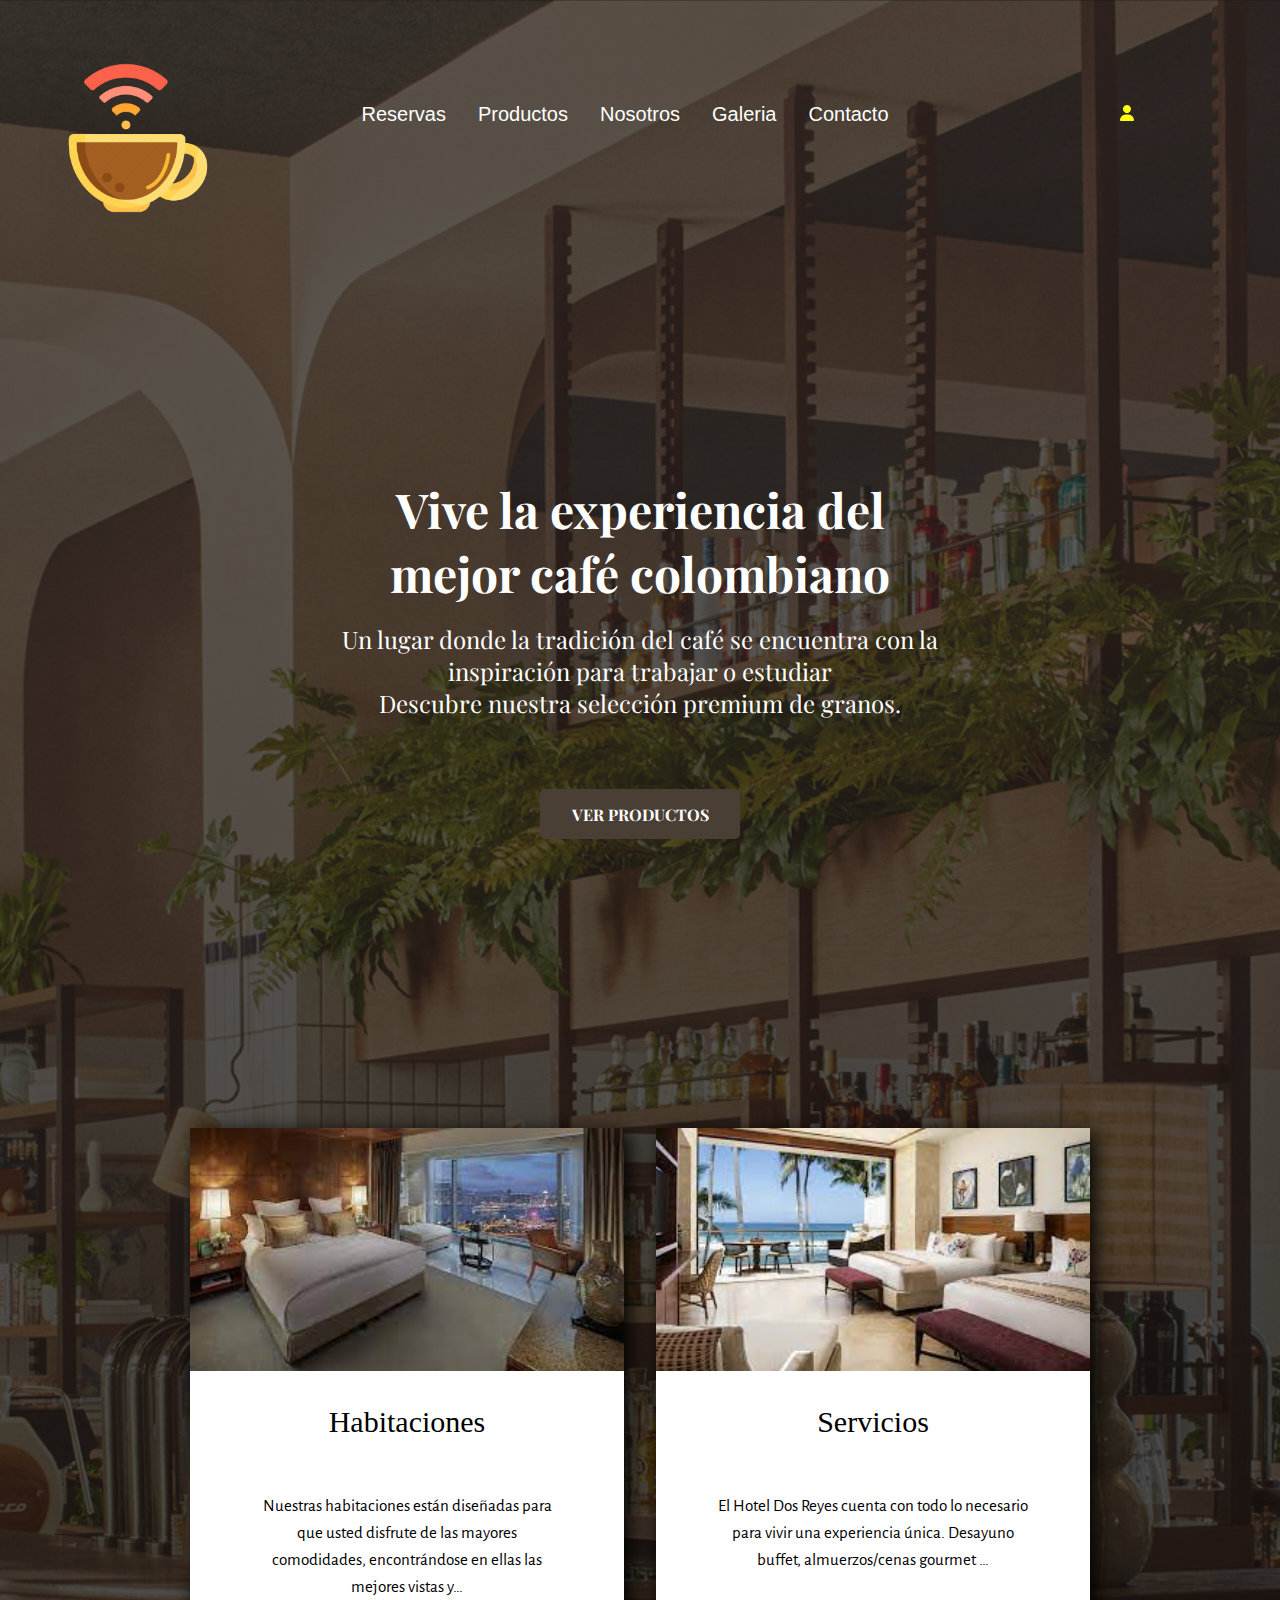
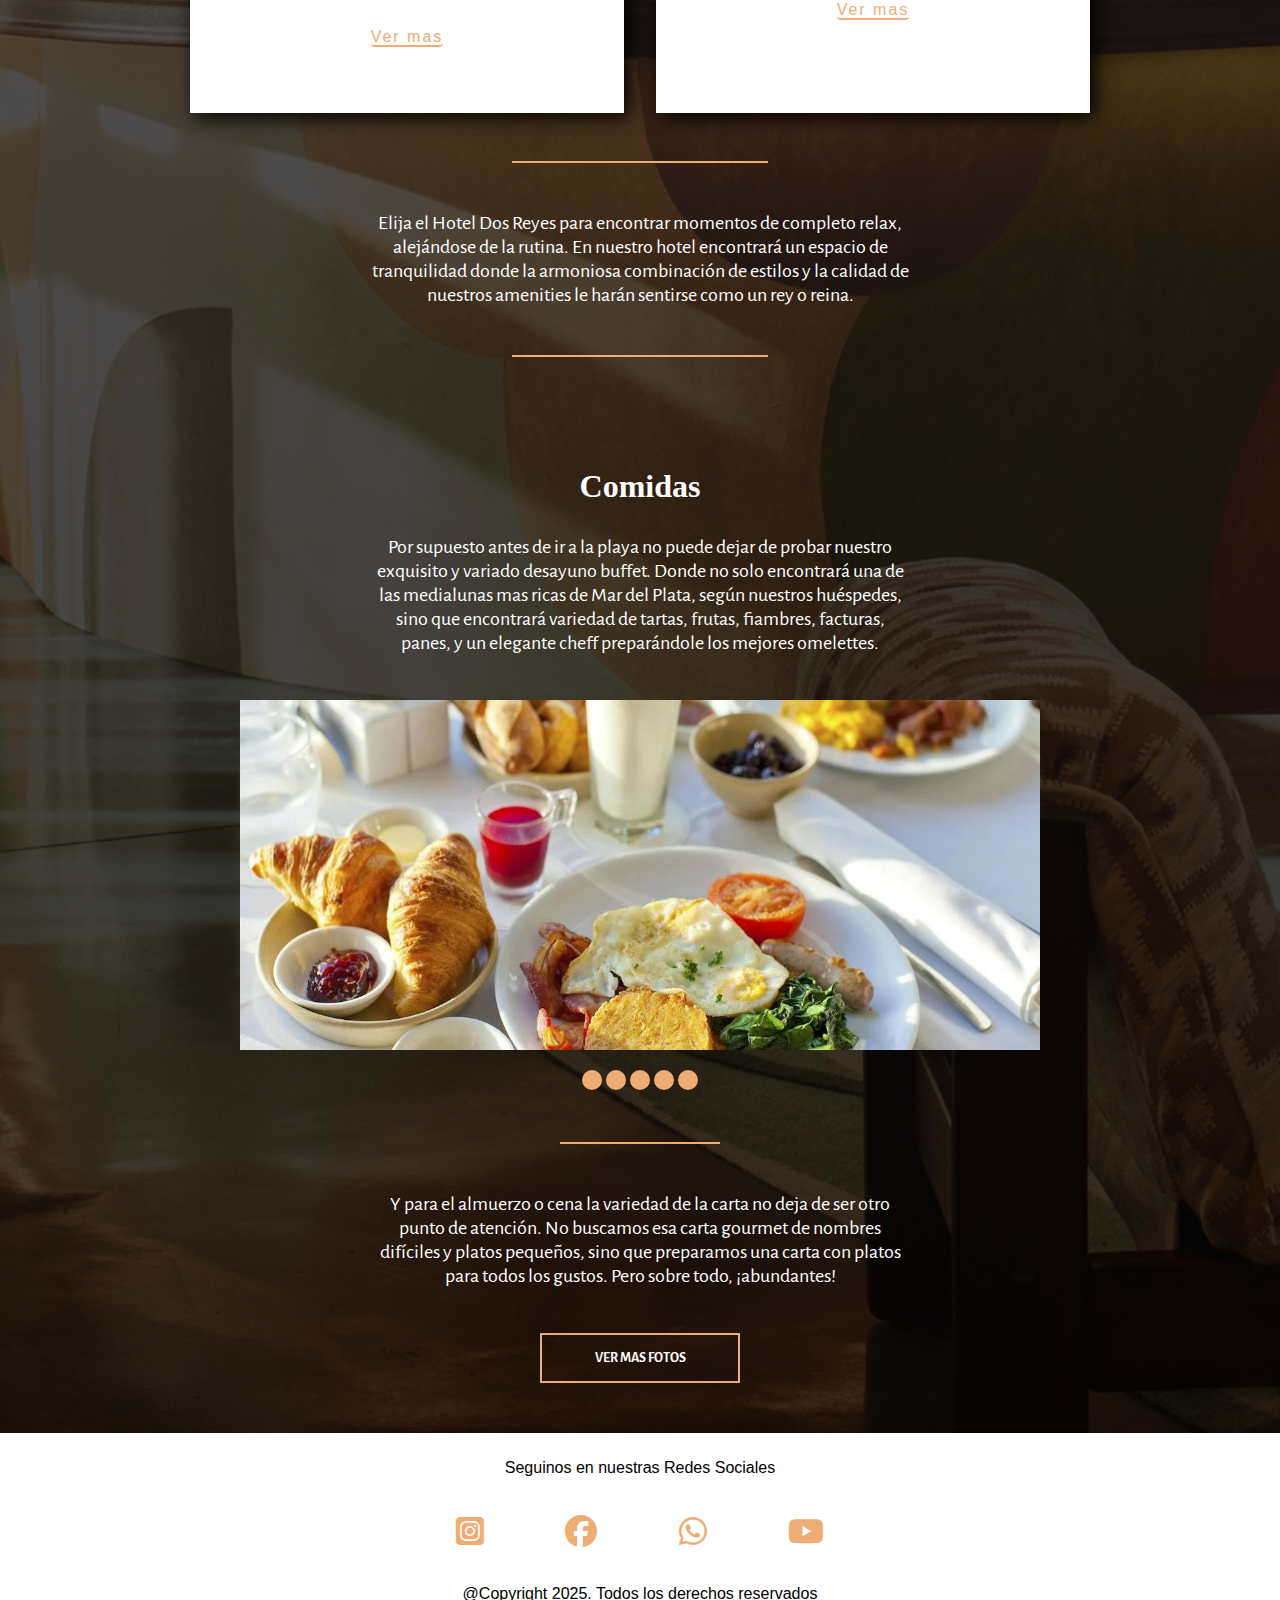
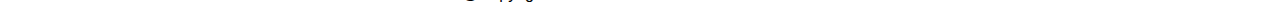
<file: Pagina Web Cafeteria/PaginaWebCafeteria/index.html>
<!DOCTYPE html>
<html lang="en">
    
<head>
    <meta charset="UTF-8">
    <meta http-equiv="X-UA-Compatible" content="IE=edge">
    <meta name="viewport" content="width=device-width, initial-scale=1.0">
    <link rel="preconnect" href="https://fonts.googleapis.com">
    <link rel="preconnect" href="https://fonts.gstatic.com" crossorigin>
    <link href="https://fonts.googleapis.com/css2?family=Alegreya+Sans&display=swap" rel="stylesheet">
    <link rel="stylesheet" href="./css/disenioindex.css">
    <link rel="stylesheet" href="./css/mediaquerysindex.css">
    <link rel="stylesheet" href="https://cdnjs.cloudflare.com/ajax/libs/font-awesome/6.2.0/css/all.min.css">
    <link rel="icon" href="./icons/cafelogo.ico">    
    <title>Home</title>
</head>

<body>
    <div class="banner">
        
            <nav class="navbar">
                <a href="index.html" class="logo"><img src="./icons/logo_cafe_conexion.png" class="logo" alt="logo de la marca"></a>
                <ul class="menu" id="menu">
                    <li><a href="Reservas.html">Reservas</a></li>
                    <li><a href="Productos.html">Productos</a></li>
                    <li><a href="nosotros.html">Nosotros</a></li>
                    <li><a href="Fotos.html">Galeria</a></li>
                    <li><a href="contacto.html">Contacto</a></li>
                </ul>
                <div class="menu-bar" id="menu-bar">
                    <i class="fa-solid fa-bars"></i>
                </div>
                <div class="user-icon">
                    <a href="login.html"><i class="fa-solid fa-user"></i></a>
                </div> 
            </nav>
        

        <main class="hero">
    <div class="info-content">
        <!-- Cambiamos la fuente usando Google Fonts -->
        <link href="https://fonts.googleapis.com/css2?family=Playfair+Display:wght@400;700&display=swap" rel="stylesheet">

        <!-- Sección con un estilo elegante -->
        <h1 class="contenth1" style="font-family: 'Playfair Display', serif; font-size: 3rem; font-weight: 700; text-align: center; color: #FFFFFF;">
            Vive la experiencia del mejor café colombiano
        </h1>
        <br>
        <h3 class="contenth3" style="font-family: 'Playfair Display', serif; font-size: 1.5rem; font-weight: 400; text-align: center; color: #FFFFFF;">
            Un lugar donde la tradición del café se encuentra con la inspiración para trabajar o estudiar <br>
            Descubre nuestra selección premium de granos.
        </h3>
        <div class="contenedor-boton" style="text-align: center; margin-top: 20px;">
            <button class="btn" style="padding: 10px 20px; background-color: #4A3F35; color: white; border: none; border-radius: 5px; font-family: 'Playfair Display', serif; cursor: pointer;">
                <a href="Productos.html" style="color: white; text-decoration: none; font-size: 1.0rem;">
                    Ver Productos
                </a>
            </button>
        </div>
    </div>
</main>


        

        <Section class="Contenidopagina">
            <div class="contenedor-imagenes">
                <article class="images-content1">
                    <img src="./icons/imagen_hotel_1.jpg" class="imagen" alt="imagen 1">
                    <div class="texto1">
                        <h2 class="h2imagen">Habitaciones</h2>
                        <br>
                        <p class="parrafo1">Nuestras habitaciones están diseñadas para que usted disfrute de las mayores comodidades, encontrándose en ellas las mejores vistas y…</p>
                        <a href="#" class="boton1">Ver mas</a>
                    </div>
                </article>
                <article class="images-content2">
                    <img src="./icons/imagen_hotel_2.jpg" class="imagen" alt="imagen 2">
                    <div class="texto1">
                        <h2 class="h2imagen">Servicios</h2>
                        <br>
                        <p class="parrafo1">El Hotel Dos Reyes cuenta con todo lo necesario para vivir una experiencia única. Desayuno buffet, almuerzos/cenas gourmet …</p>
                        <a href="Servicios.html" class="boton1">Ver mas</a>
                    </div>
                </article>
            </div>
            <div class="subtexto1">
                <hr class="separador1">
                <div class="contenedor-texto3">
                    <p class="texto3">Elija el Hotel Dos Reyes para encontrar momentos de completo relax, alejándose de la rutina. En nuestro hotel encontrará un espacio de tranquilidad donde la armoniosa combinación de estilos y la calidad de nuestros amenities le harán sentirse como un rey o reina.</p>
                </div>
                <hr class="separador1">
            </div>
        </Section>
            
            <div class="container">
                <h1 class="TituloComidas">Comidas</h1>
                <p class="Textocomidas">Por supuesto antes de ir a la playa no puede dejar de probar nuestro exquisito y variado desayuno buffet. Donde no solo encontrará una de las medialunas mas ricas de Mar del Plata, según nuestros huéspedes, sino que encontrará variedad de tartas, frutas, fiambres, facturas, panes, y un elegante cheff preparándole los mejores omelettes.</p>
                <ul class="slider">
                <li id="slide1">
                    <img src="./images/image.png" alt="Imagen Desayuno"/>
                </li>
                <li id="slide2">
                    <img src="./images/almuerzohotel.jpg" alt="Imagen almuerzo"/>
                </li>
                <li id="slide3">
                    <img src="./images/meriendashotel.jpg" alt="Imagen Merienda">
                </li>
                <li id="slide4">
                    <img src="./images/CarneHotel.png" alt="Imagen Cena">
                </li>
                <li id="slide5">
                    <img src="./images/vinosdelujo.jpg" alt="Imagen Vinos">
                </li>
                
                </ul>
                
                <ul class="menuimg">
                    <li>
                        <a href="#slide1"></a>
                    </li>
                    <li>
                        <a href="#slide2"></a>
                    </li>
                    <li>
                        <a href="#slide3"></a>
                    </li>
                    <li>
                        <a href="#slide4"></a>
                    </li>
                    <li>
                        <a href="#slide5"></a>
                    </li>
                </ul>
                <hr class="separador1">
                <p class="Textocomidas">Y para el almuerzo o cena la variedad de la carta no deja de ser otro punto de atención. No buscamos esa carta gourmet de nombres difíciles y platos pequeños, sino que preparamos una carta con platos para todos los gustos. Pero sobre todo, ¡abundantes!</p>
                <div class="contenedor-boton2">
                    <button class="btn">
                        <a href="./Fotos.html">Ver mas fotos</a>
                    </button>
                </div>
            </div>
            

        <footer>
            <div class="redes">
                <p>Seguinos en nuestras Redes Sociales</p>
                <div class="contenedor-iconos">
                  <ul>
                    <li><a href="#"><i class="fa-brands fa-square-instagram"></i></a></li>
                    <li><a href="#"><i class="fa-brands fa-facebook"></i></a></li>
                    <li><a href="#"><i class="fa-brands fa-whatsapp"></i></a></li>
                    <li><a href="#"><i class="fa-brands fa-youtube"></i></a></li>
                  </ul>
                </div>
                <p>@Copyright 2025. Todos los derechos reservados</p>
              </div>
        </footer>
    

    </div>

    <script src="./jss/scripts.js"></script>
</body>

</html>
</file>
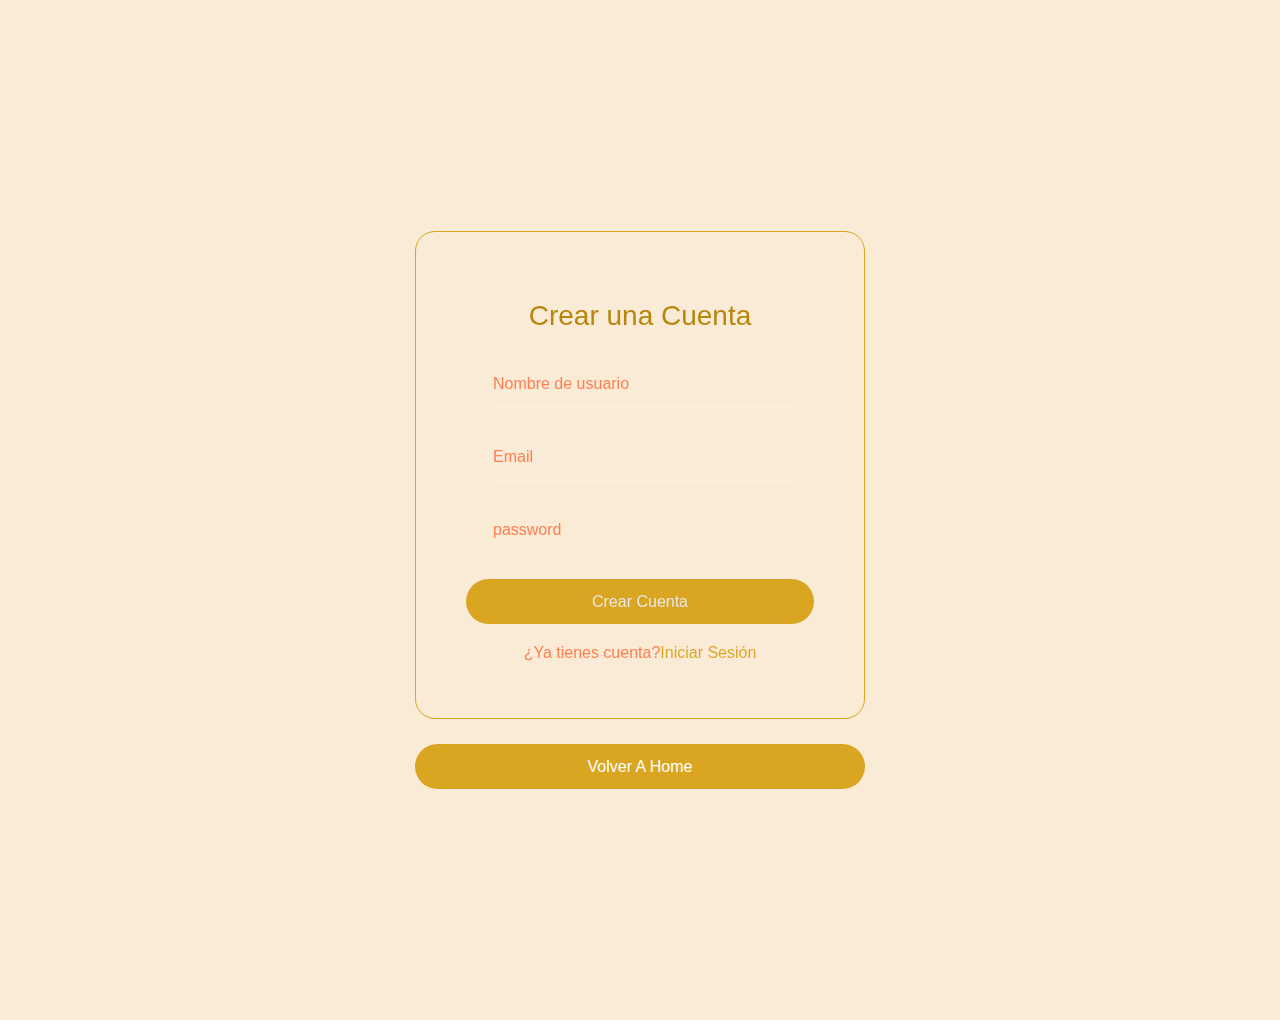
<file: Pagina Web Cafeteria/PaginaWebCafeteria/crearCuenta.html>
<!DOCTYPE html>
<html lang="en">

<head>
    <meta charset="UTF-8">
    <meta http-equiv="X-UA-Compatible" content="IE=edge">
    <meta name="viewport" content="width=device-width, initial-scale=1.0">
    <title>Crear una Cuenta</title>
    <link rel="stylesheet" href="./css/login.css">
    <link rel="icon" href="./icons/cafelogo.ico">
</head>

<body class="login">
    <section class="form-main">
        <div class="form-content">
            <div class="box">
                <h3>Crear una Cuenta</h3>
                <form action="">
                    <div class="input-box">
                        <input type="text" placeholder="Nombre de usuario" class="input-control">
                    </div>
                    <div class="input-box">
                        <input type="text" placeholder="Email" class="input-control">
                    </div>
                    <div class="input-box">
                        <input type="password" placeholder="password" class="input-control">
                    </div>
                    <button type="submit" class="btn">Crear Cuenta</button>
                </form>
                <p>¿Ya tienes cuenta?<a href="login.html" class="gradient-text">Iniciar Sesión</a></p>
            </div>
            <a href="index.html" class="index"><button type="submit" class="btn-index">Volver a Home</button></a>
        </div>
    </section>
</body>

</html>
</file>
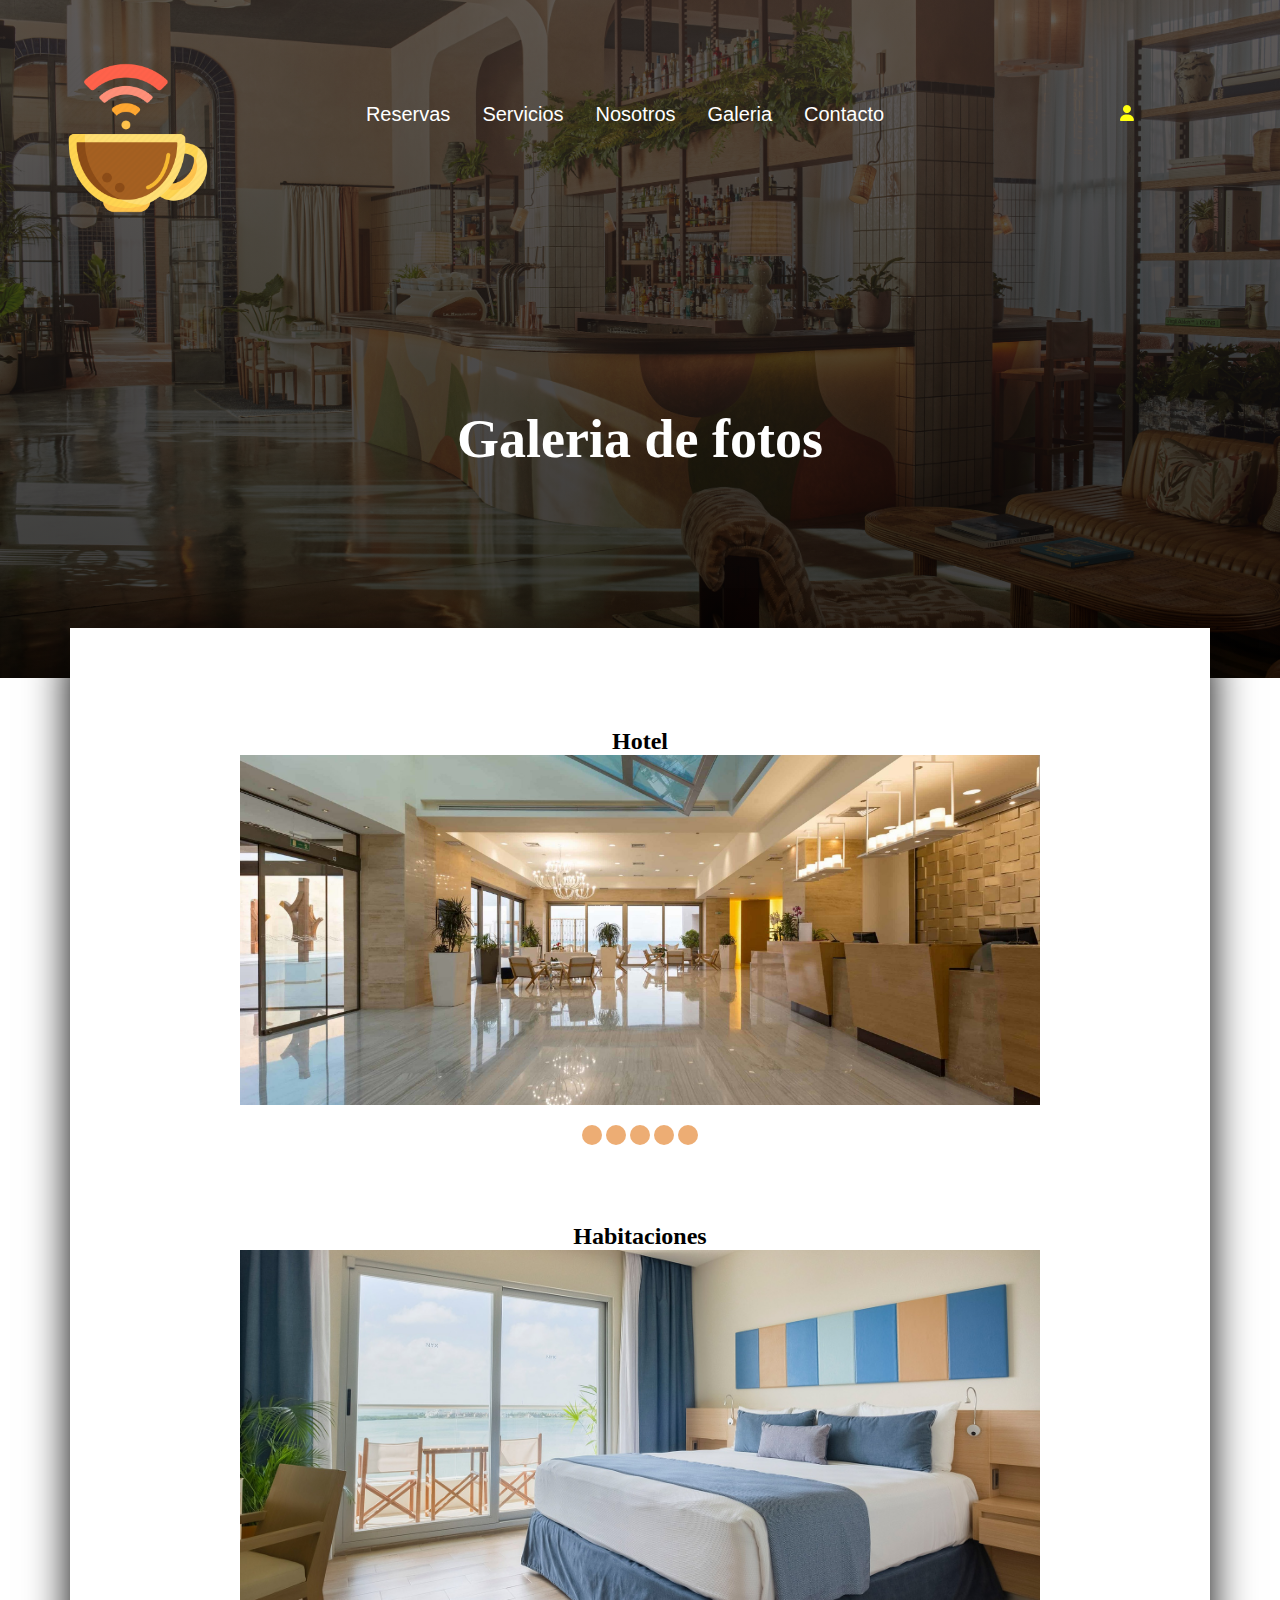
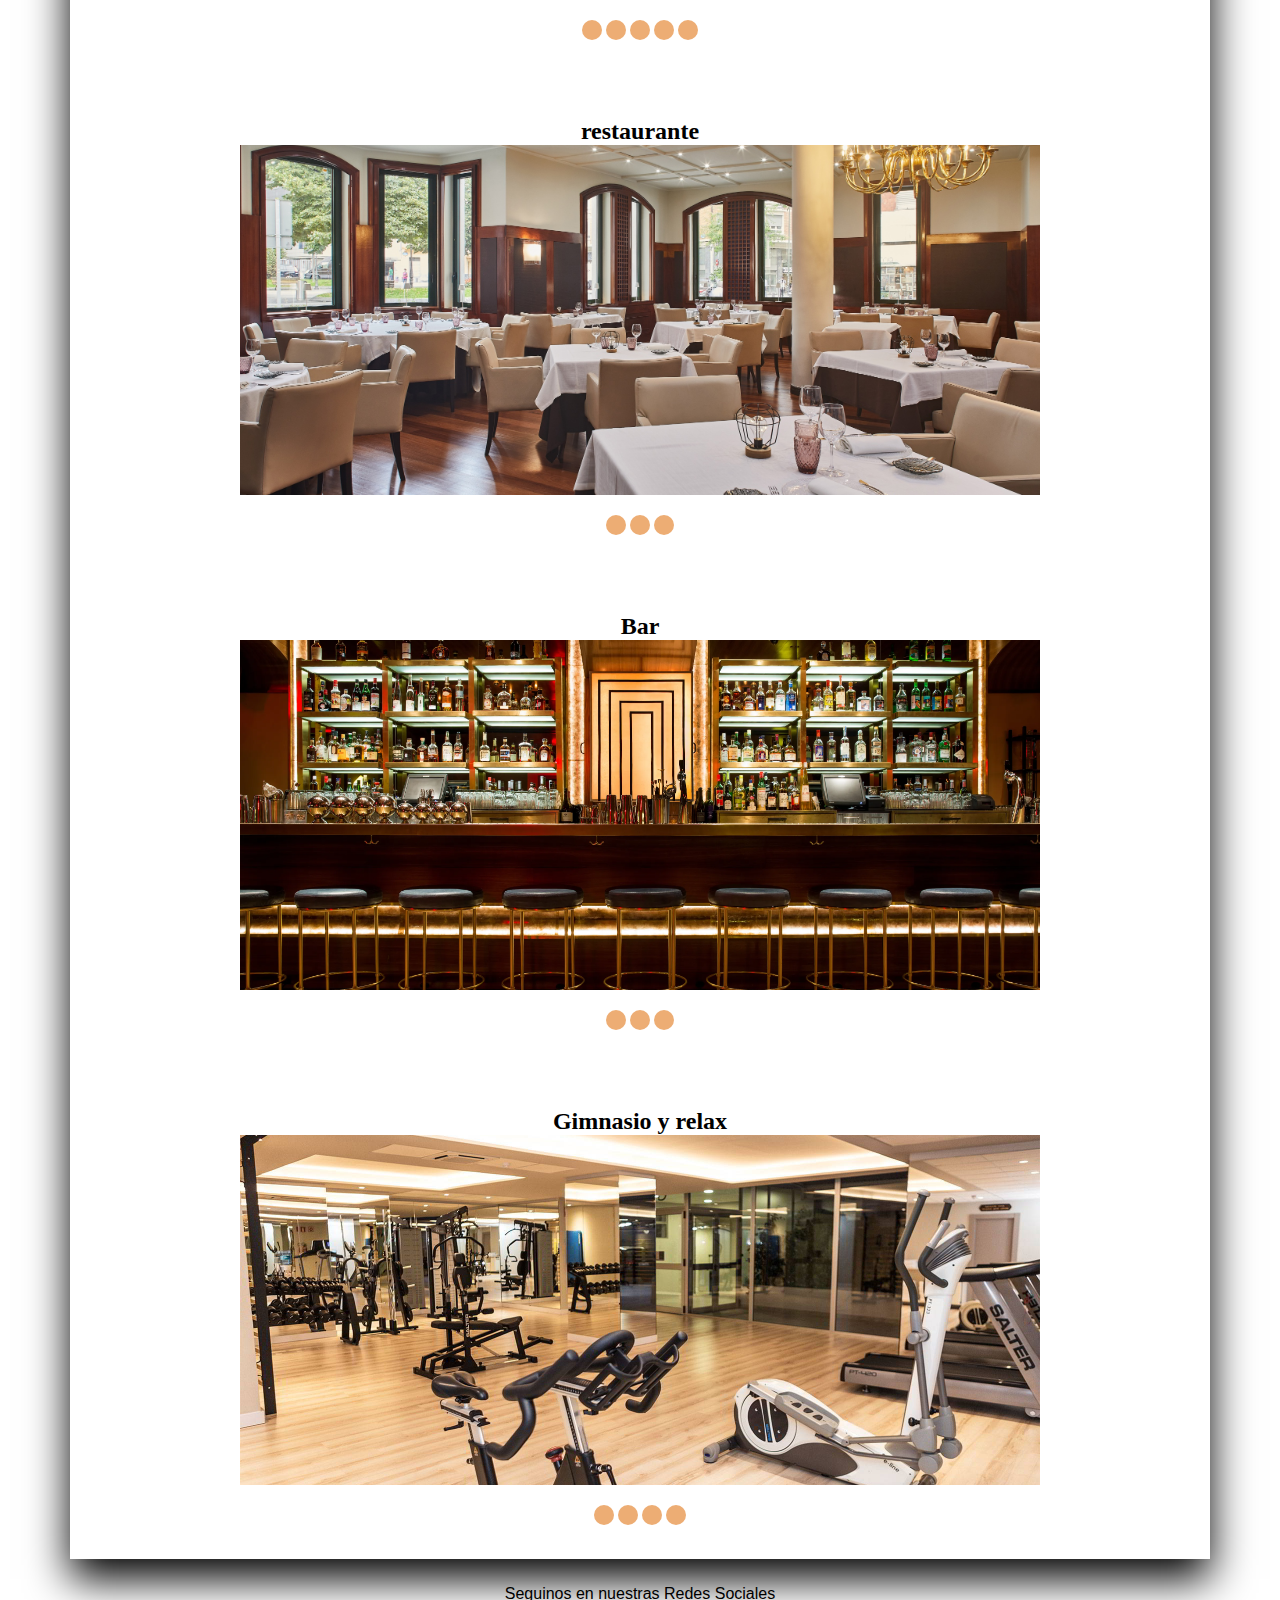
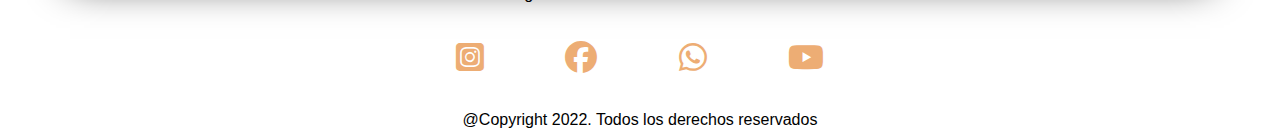
<file: Pagina Web Cafeteria/PaginaWebCafeteria/Fotos.html>
<!DOCTYPE html>
<html lang="en">
<head>
    <meta charset="UTF-8">
    <meta http-equiv="X-UA-Compatible" content="IE=edge">
    <link rel="stylesheet" href="https://cdnjs.cloudflare.com/ajax/libs/font-awesome/6.2.0/css/all.min.css">
    <meta name="viewport" content="width=device-width, initial-scale=1.0">
    <link rel="stylesheet" href="./css/PaginaFotos.css">
    <link rel="stylesheet" href="./css/mediaquerysindex.css">
    <link rel="icon" href="./icons/cafelogo.ico">
    <title>Galeria de fotos</title>
</head>
<body>
    <div class="banner">
        <nav class="navbar">
            <a href="index.html" class="logo"><img src="./icons/logo_cafe_conexion.png" class="logo" alt="logo de la marca"></a>
            <ul class="menu" id="menu">
                <li><a href="Reservas.html">Reservas</a></li>
                <li><a href="Productos.html">Servicios</a></li>
                <li><a href="nosotros.html">Nosotros</a></li>
                <li><a href="Fotos.html">Galeria</a></li>
                <li><a href="contacto.html">Contacto</a></li>
            </ul>
            <div class="menu-bar" id="menu-bar">
                <i class="fa-solid fa-bars"></i>
            </div>
            <div class="user-icon">
                <a href="login.html"><i class="fa-solid fa-user"></i></a>
            </div> 

        </nav>

        <main class="hero">
            <div class="info-content">
                <h1 class="content">Galeria de fotos</h1>
            </div>
        </main>
    </div>
    <div class="contenedorpadre">
        <div class="carrouseles">
    
            <div class="containerfotos">
                <h2>Hotel</h2>
                <ul class="slider">
                    
                <li id="slide1">
                    <img src="./images/instalaciones/hotel foto 1.jpg" alt=""/>
                </li>
                <li id="slide2">
                    <img src="./images/instalaciones/hotel foto 2.jpg" alt=""/>
                </li>
                <li id="slide3">
                    <img src="./images/instalaciones/hotel foto 3.jpg" alt="">
                </li>
                <li id="slide4">
                    <img src="./images/instalaciones/hotel foto 4.jpg" alt="">
                </li>
                <li id="slide5">
                    <img src="./images/instalaciones/foto hotel 2.jpg" alt="">
                </li>

                </ul>

                <ul class="menuimg">
                    <li>
                        <a href="#slide1"></a>
                    </li>
                    <li>
                        <a href="#slide2"></a>
                    </li>
                    <li>
                        <a href="#slide3"></a>
                    </li>
                    <li>
                        <a href="#slide4"></a>
                    </li>
                    <li>
                        <a href="#slide5"></a>
                    </li>
                </ul>

                <br><br><br>
                <h2>Habitaciones</h2>
                <ul class="slider">
                    
                <li id="slide6">
                    <img src="./images/instalaciones/habitacion foto 1.jpg" alt=""/>
                </li>
                <li id="slide7">
                    <img src="./images/instalaciones/habitacion foto 2.jpg" alt=""/>
                </li>
                <li id="slide8">
                    <img src="./images/instalaciones/habitacion foto 3.jpg" alt="">
                </li>
                <li id="slide9">
                    <img src="./images/instalaciones/habitacion foto 4.jpg" alt="">
                </li>
                <li id="slide10">
                    <img src="./images/instalaciones/habitacion foto 5.jpg" alt="">
                </li>

                </ul>

                <ul class="menuimg">
                    <li>
                        <a href="#slide6"></a>
                    </li>
                    <li>
                        <a href="#slide7"></a>
                    </li>
                    <li>
                        <a href="#slide8"></a>
                    </li>
                    <li>
                        <a href="#slide9"></a>
                    </li>
                    <li>
                        <a href="#slide10"></a>
                    </li>
                </ul>

                <br><br><br>
                <h2>restaurante</h2>
                <ul class="slider">
                    
                <li id="slide11">
                    <img src="./images/instalaciones/hotel restaurante.jpg" alt=""/>
                </li>
                <li id="slide12">
                    <img src="./images/instalaciones/restaurante hotel.jpg" alt=""/>
                </li>
                <li id="slide13">
                    <img src="./images/instalaciones/restaurante hotel 2.jpg" alt="">
                </li>


                </ul>

                <ul class="menuimg">
                    <li>
                        <a href="#slide11"></a>
                    </li>
                    <li>
                        <a href="#slide12"></a>
                    </li>
                    <li>
                        <a href="#slide13"></a>
                    </li>
                    
                </ul>
                
                <br><br><br>

                <h2>Bar</h2>
                <ul class="slider">
                    
                <li id="slide16">
                    <img src="./images/instalaciones/bar hotel.jpg" alt=""/>
                </li>
                <li id="slide17">
                    <img src="./images/instalaciones/bar hotel 2.jpg" alt=""/>
                </li>
                <li id="slide18">
                    <img src="./images/instalaciones/bar hotel 3.jpg" alt="">
                </li>
                

                </ul>

                <ul class="menuimg">
                    <li>
                        <a href="#slide16"></a>
                    </li>
                    <li>
                        <a href="#slide17"></a>
                    </li>
                    <li>
                        <a href="#slide18"></a>
                    </li>
                    
                </ul>

                <br><br><br>
                <h2>Gimnasio y relax</h2>
                <ul class="slider">
                    
                
                <li id="slide21">
                    <img src="./images/instalaciones/gimnasio hotel.jpg" alt=""/>
                </li>
                <li id="slide22">
                    <img src="./images/instalaciones/gimnasio hotel 2.jpg" alt="">
                </li>
                <li id="slide23">
                    <img src="./images/instalaciones/sauna hotel.jpg" alt="">
                </li>
                <li id="slide24">
                    <img src="./images/instalaciones/jacuzzi hotel.jpg" alt="">
                </li>

                </ul>

                    <ul class="menuimg">
                    
                    <li>
                        <a href="#slide21"></a>
                    </li>
                    <li>
                        <a href="#slide22"></a>
                    </li>
                    <li>
                        <a href="#slide23"></a>
                    </li>
                    <li>
                        <a href="#slide24"></a>
                    </li>
                </ul>
            </div>
        </div>
    </div>

    <footer>
        <div class="redes">
            <p>Seguinos en nuestras Redes Sociales</p>
            <div class="contenedor-iconos">
              <ul>
                <li><a href="#"><i class="fa-brands fa-square-instagram"></i></a></li>
                <li><a href="#"><i class="fa-brands fa-facebook"></i></a></li>
                <li><a href="#"><i class="fa-brands fa-whatsapp"></i></a></li>
                <li><a href="#"><i class="fa-brands fa-youtube"></i></a></li>
              </ul>
            </div>
            <p>@Copyright 2022. Todos los derechos reservados</p>
          </div>
    </footer>
    <script src="./jss/scripts.js"></script>
</body>
</html>
</file>
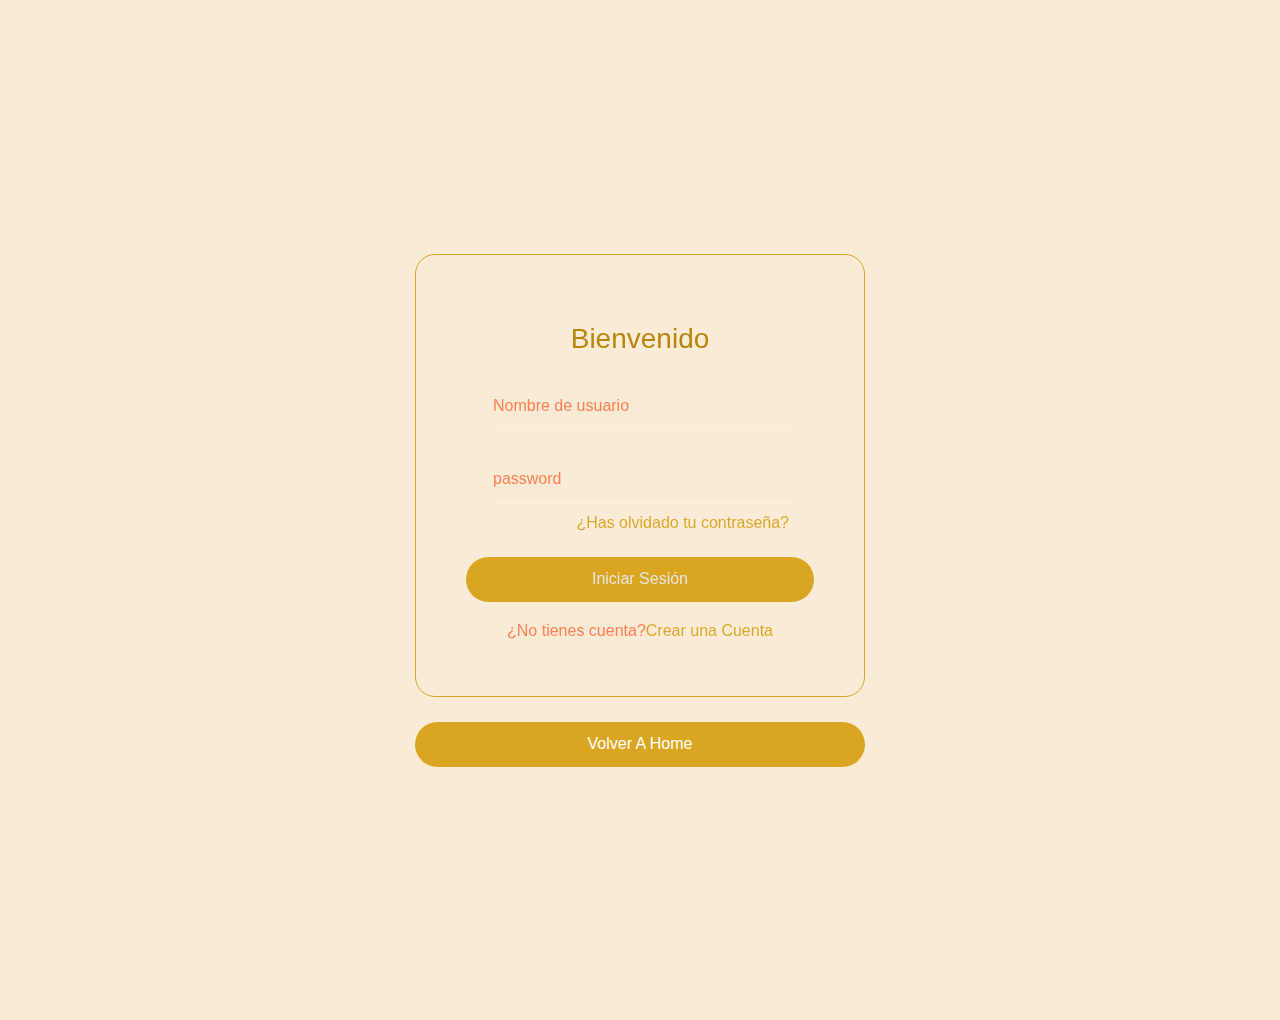
<file: Pagina Web Cafeteria/PaginaWebCafeteria/login.html>
<!DOCTYPE html>
<html lang="en">
<head>
  <meta charset="UTF-8">
  <meta http-equiv="X-UA-Compatible" content="IE=edge">
  <meta name="viewport" content="width=device-width, initial-scale=1.0">
  <link rel="icon" href="./icons/cafelogo.ico">
  <title>Login</title>
  
  <link rel="stylesheet" href="./css/login.css">
</head>
<body>
  <section class="form-main">
    <div class="form-content">
      <div class="box">
        <h3>Bienvenido</h3>
        <form action="">
          <div class="input-box">
            <input type="text" placeholder="Nombre de usuario" class="input-control">
          </div>
          <div class="input-box">
            <input type="password" placeholder="password" class="input-control">
            <div class="input-link">
              <a href="recuperarContrasena.html" class="gradient-text">¿Has olvidado tu contraseña?</a>
            </div>
          </div>
          <button type="submit" class="btn">Iniciar Sesión</button>
        </form>
        <p>¿No tienes cuenta?<a href="crearCuenta.html" class="gradient-text">Crear una Cuenta</a></p>
       </div>
       <a href="index.html" class="index"><button type="submit" class="btn-index">Volver a Home</button></a>
    </div>
  </section>
</body>
</html>
</file>
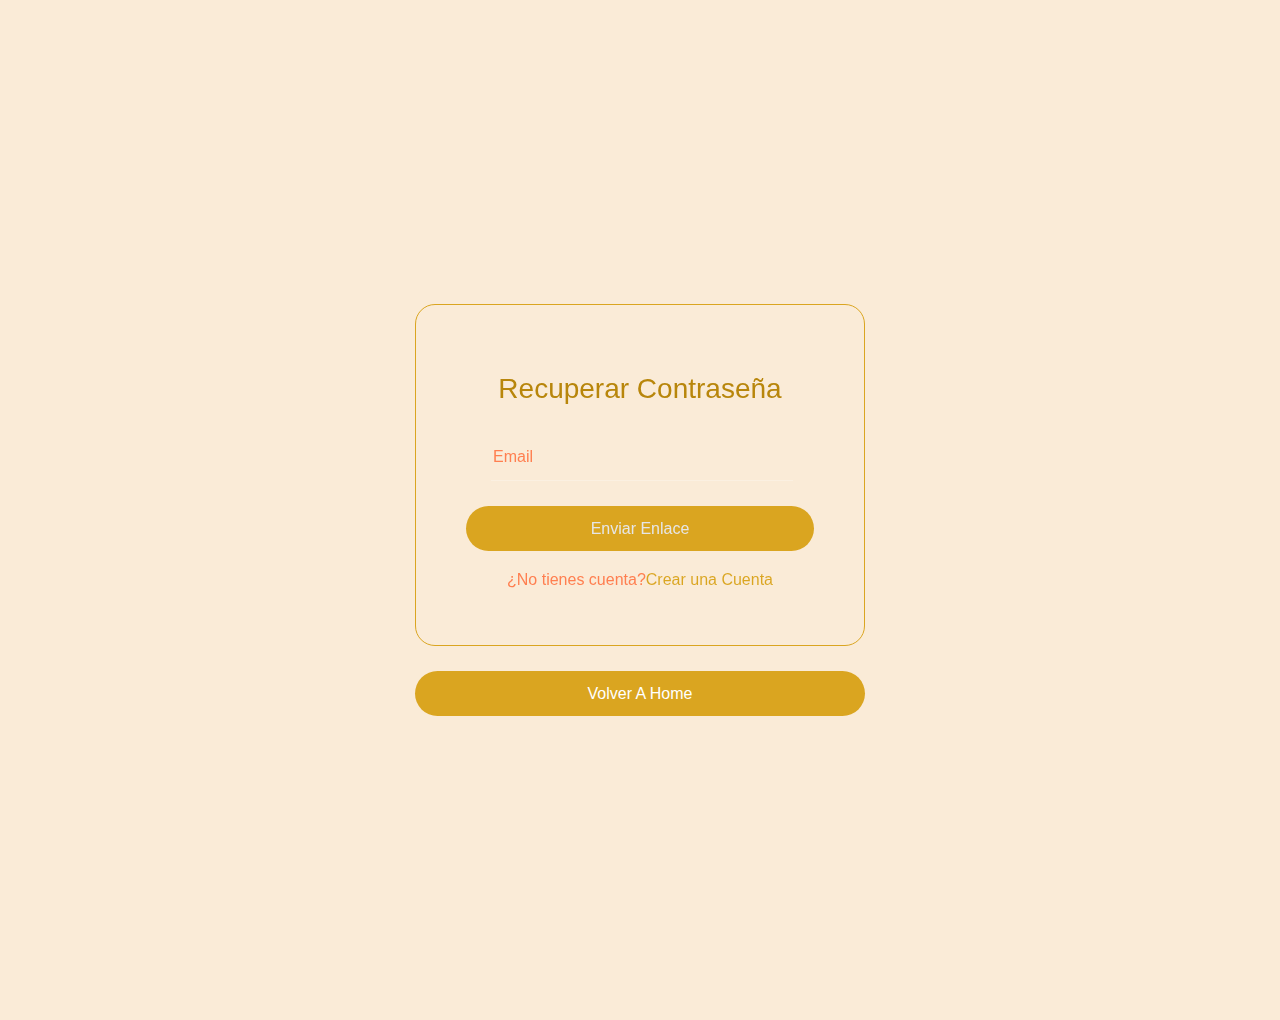
<file: Pagina Web Cafeteria/PaginaWebCafeteria/recuperarContrasena.html>
<!DOCTYPE html>
<html lang="en">

<head>
    <meta charset="UTF-8">
    <meta http-equiv="X-UA-Compatible" content="IE=edge">
    <meta name="viewport" content="width=device-width, initial-scale=1.0">
    <link rel="stylesheet" href="./css/login.css">
    <link rel="icon" href="./icons/cafelogo.ico">
    <title>Recuperar Contraseña</title>
</head>

<body class="login">
    <section class="form-main">
        <div class="form-content">
            <div class="box">
                <h3>Recuperar Contraseña</h3>
                <form action="">
                    <div class="input-box">
                        <input type="text" placeholder="Email" class="input-control">
                    </div>

                    <button type="submit" class="btn">Enviar Enlace</button>
                </form>
                <p>¿No tienes cuenta?<a href="crearCuenta.html" class="gradient-text">Crear una Cuenta</a></p>
            </div>
            <a href="index.html" class="index"><button type="submit" class="btn-index">Volver a Home</button></a>
        </div>
    </section>
</body>

</html>
</file>
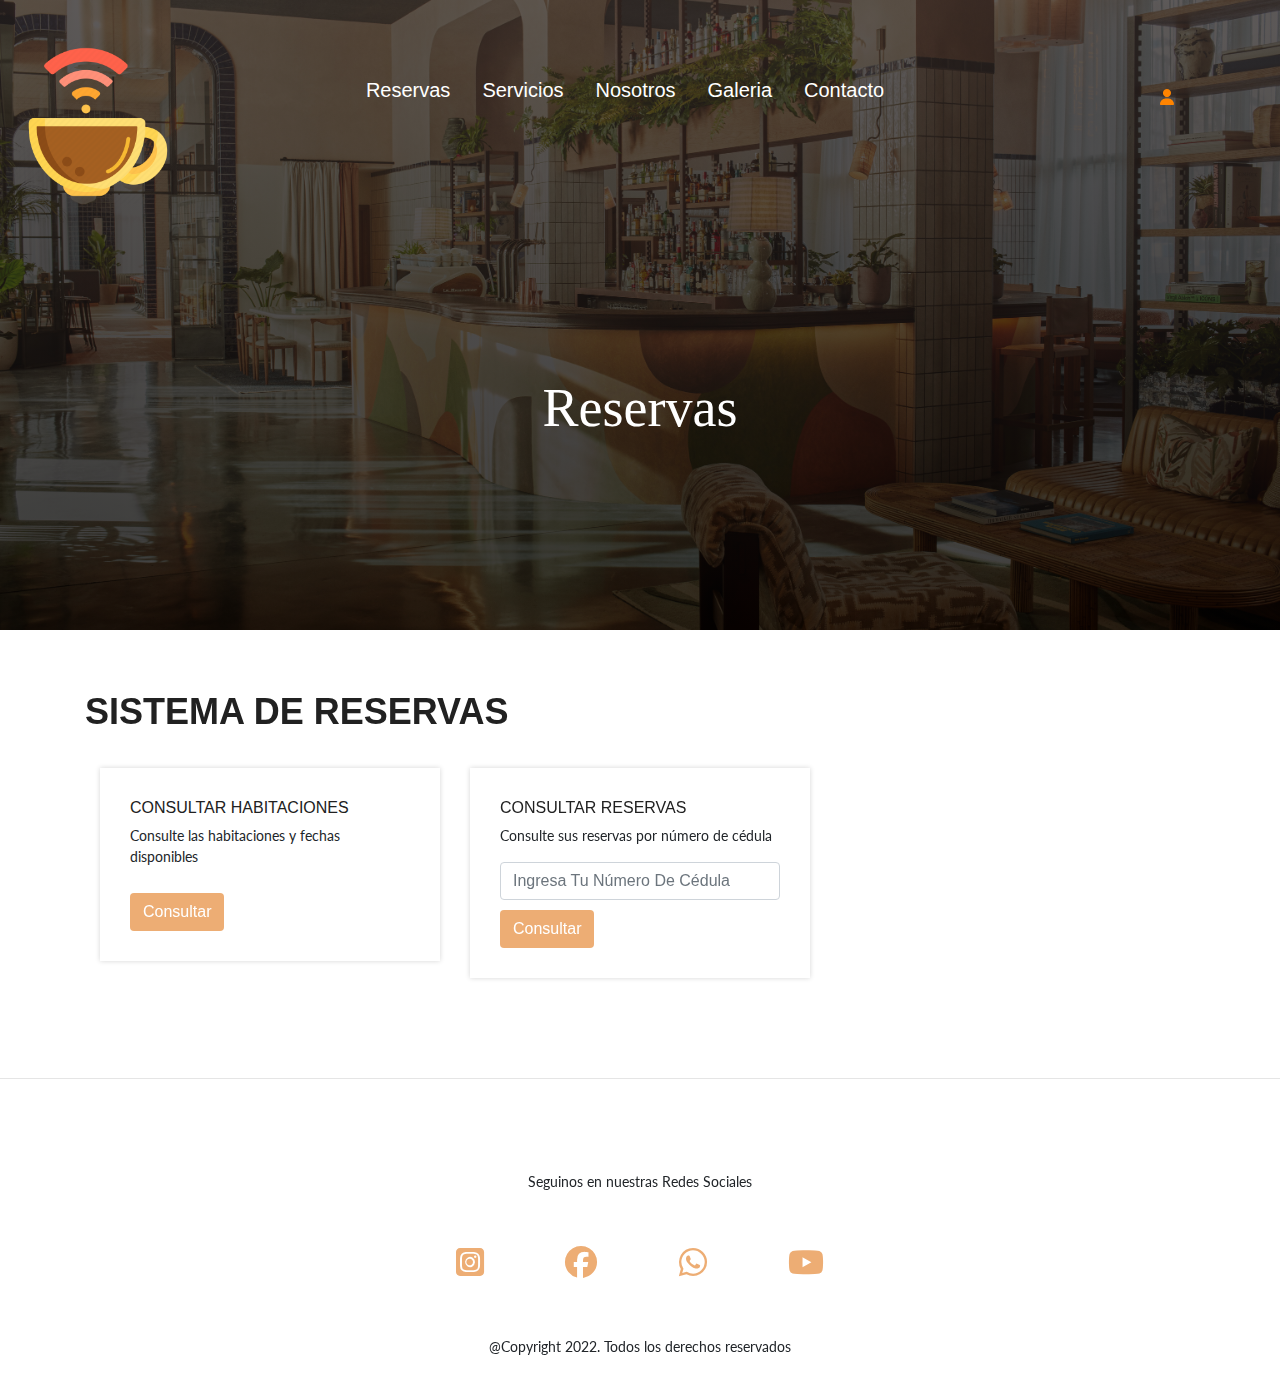
<file: Pagina Web Cafeteria/PaginaWebCafeteria/Reservas.html>
<!DOCTYPE html>
<html lang="en">

  <head>
    <meta charset="utf-8" name="viewport" content="width=device-width, initial-scale=1, shrink-to-fit=no">
    <title>Reservas</title>
    <link rel="stylesheet" type="text/css" href="css/main.css">
    <link rel="stylesheet" type="text/css" href="css/bootstrap.min.css">
    <link rel="stylesheet" href="https://cdnjs.cloudflare.com/ajax/libs/font-awesome/6.2.0/css/all.min.css">
    <link rel="stylesheet" href="./css/mediaquerysindex.css">
    <link rel="icon" href="./icons/cafelogo.ico">
  </head>

  <body>
        <div class="banner">
          <nav class="navbar">
            <a href="index.html" class="logo"><img src="./icons/logo_cafe_conexion.png" class="logo" alt="logo de la marca"></a>
              <ul class="menu" id="menu">
                <li><a href="Reservas.html">Reservas</a></li>
                <li><a href="Productos.html">Servicios</a></li>
                <li><a href="nosotros.html">Nosotros</a></li>
                <li><a href="Fotos.html">Galeria</a></li>
                <li><a href="contacto.html">Contacto</a></li>
            </ul>
              <div class="menu-bar" id="menu-bar">
                  <i class="fa-solid fa-bars"></i>
              </div>
              <div class="user-icon">
                <a href="login.html"><i class="fa-solid fa-user"></i></a>              </div> 

          </nav>

          <main class="hero">
              <div class="info-content">
                  <h1 class="content">Reservas</h1>
              </div>
          </main>
        </div>



     <section class="section-padding">
      <div class="container">
        <div class="row">
          <h1 class="section-title">SISTEMA DE RESERVAS</h1>
        </div>
        <div class="row">
          <div id="menu1" class="col-xs-12 col-md-6 col-lg-4">
            <div class="about-item">
              <div class="about-text">
                <h3><a>Consultar Habitaciones</a></h3>
                <p>Consulte las habitaciones y fechas disponibles</p>
                <a class="btn btn-common btn-rm" href="#" onclick="app.mostrarVuelos();">Consultar</a>
              </div>
            </div>
          </div>
          <div id="menu2" class="col-xs-12 col-md-6 col-lg-4">
            <div class="about-item">
              <div class="about-text">
                <h3><a>Consultar Reservas</a></h3>
                <p>Consulte sus reservas por número de cédula</p>
                <input id="docConsulta" class="mb-20 form-control" name="cedula" placeholder="Ingresa tu número de cédula">
                <a class="btn btn-common btn-rm" href="#" onclick="app.consultarReserva();">Consultar</a>
              </div>
            </div>
          </div>
          <div id="campodoc" style="display: none;">
            <form action="javascript:void(0);" method="POST" id="reserva-edit">
              <p id="datosvuelo"></p>
              <input type="text" id="documento" placeholder="Cedula de Ciudadania">
              <input type="submit" value="Reservar" />
            </form>
          </div>
          <div class="row">
            <div class="col-12">
              <table>
                <tbody id="vuelos"></tbody>
              </table>
            </div>
          </div>
        </div>
        <br>
        <a id="btnback" style="display: none;" href="#" class="btn btn-common btn-rm" onclick="app.Volver();">Volver</a>
      </div>
    </section>
    <hr class="separador">
    <footer>
      <div class="redes">
          <p>Seguinos en nuestras Redes Sociales</p>
          <div class="contenedor-iconos">
            <ul>
              <li><a href="#"><i class="fa-brands fa-square-instagram"></i></a></li>
              <li><a href="#"><i class="fa-brands fa-facebook"></i></a></li>
              <li><a href="#"><i class="fa-brands fa-whatsapp"></i></a></li>
              <li><a href="#"><i class="fa-brands fa-youtube"></i></a></li>
            </ul>
          </div>
          <p>@Copyright 2022. Todos los derechos reservados</p>
        </div>
  </footer>


  <script src="./jss/Reservas.js"></script>
  <script src="./jss/scripts.js"></script>



  </body>
</html>
</file>
<file: Pagina Web Cafeteria/PaginaWebCafeteria/css/disenioindex.css>
* {
    margin: 0;
    padding: 0;
    box-sizing: border-box;
    
}

body {
    font-family: sans-serif;
    
}

img{
    max-width: 100%;
}


.banner{
    background: linear-gradient(rgba(43, 38, 38, 0.75),rgba(0,0,0,0.75)),url(../icons/hotel.png);
    background-size: cover;
    background-position: center;
    height: 100%;
    max-width: 100%;
    overflow: hidden;
}


.navbar {
    top: 0;
    left: 0;
    display: flex;
    align-items: center;
    justify-content: space-between;
    padding: 1.5rem 3.5rem;
        
    
    
}

.navbar .logo {
    max-width: 20vh;
    max-height: 20vh;
    padding-top: 1em;
    
    
}

.navbar ul {
    display: flex;
    gap: 2rem;


    
    
}

.navbar ul li{
    position: relative;
}

.navbar ul li a{
    text-decoration: none;
    color: #fff;
    cursor: pointer;
    font-size: 20px;


    
}




.navbar ul li::before {
    content: "";
    height: 3px;
    width: 0%;
    background-color: #009688;
    position: absolute;
    left: 0;
    bottom: -12px;
    transition: 0.5s ease-out;
    
}

.navbar ul li:hover::before {
    width: 100%;
}




.navbar .menu-bar{
    display: none;
}

.navbar .user-icon{
    margin-left: 10vh;
    margin-right: 10vh;
    cursor: pointer;
    filter: invert(1);
}



/* SECTION MAIN  */

.hero {
    height: 100vh;
    display: grid;
    grid-template-columns: repeat(4,1fr);
    grid-template-rows: repeat(3,1fr);
    text-align: center;
    box-sizing: border-box;
    grid-gap: 2em;
}

/* Contenedor de texto/boton */

.hero .info-content {
    grid-column: 2 / 4;
    grid-row: 2 / 3;
    color: #fff;
    font-family: 'ubuntu' ;
    
}

/* Texto h1 */

.contenth1{
    font-size: 50px;
}

/* parrafo */

.contenth3{
    font-size: 20px;
    font-family: 'Monserrat';
}

/* Boton consultar tarifas */

.info-content .contenedor-boton {
    padding-top: 50px;

}

.contenedorboton{
    padding-top: 30px;
}

.btn {
    background-color: transparent;
    position: relative;
    height: 50px;
    width: 200px;
    text-transform: uppercase;
    color: #fff;
    font-size: 14px;
    overflow: hidden;
    transition: all 500ms ease;
    border: 2px solid #EDAD74;
    margin-bottom: 40px;
    z-index: 0;
    font-weight: 700;
    font-family: 'Alegreya Sans', sans-serif;
    cursor: pointer;
    
    
}

 
 .btn:hover{
    background-color: #EDAD74;
    box-shadow: 0 0 10px #EDAD74, 0 0 20px #EDAD74, 0 0 20px #EDAD74;
    color: #434343;
}



/* Article  */

.Contenidopagina{
    min-height: 100vh;
}

.Contenidopagina .contenedor-imagenes{
    margin: 0 auto;
    display: flex;
    gap: 0 2em;
    height: 65vh;
    width: 100vh;
    text-align: center;
    justify-content: center;
}

.Contenidopagina .contenedor-imagenes .images-content1 {
    background-color: #fff;
    box-shadow: 5px 5px 20px;
    width: 100vh;
}

.Contenidopagina .contenedor-imagenes .images-content2 {
    background-color: #fff;
    box-shadow: 5px 5px 20px;
    width: 100vh;
}

.imagen {
    width: 100%;
}

.Contenidopagina .texto1 {
    padding: 30px 60px 0 60px;
}

.texto1 .h2imagen{
    font-family: 'Lora', serif;
    font-weight: 400;
    font-size: 30px;
    margin-bottom: 15px;
    
    
}

.Contenidopagina .texto1 .parrafo1 {
    font-family: 'Alegreya Sans', sans-serif;
    margin: 20px 0px 28px;
    font-size: 17px;
    line-height: 3vh;
}

.Contenidopagina .boton1 {
    margin-top: 20px;
    text-decoration: none;
    border-radius: 4px;
    letter-spacing: 2px;
    border-bottom: 2px solid #EDAD74;

    background-color: #fff;
    color: #EDAD74;
    cursor: pointer;
    

}

.Contenidopagina .contenedor-imagenes .images-content .imagen {
    width: 100%;
}


.subtexto1 {
    min-height: 10vh;
}

.separador1 {
    border: none;
    border-top: 1px solid;
    border-bottom: 1px solid currentColor;
    color: #EDAD74;
    margin: 3em auto;
    width: 20%; /* Ajusta este porcentaje según prefieras */
}


.contenedor-texto3{
    width: 90vh;
    margin: auto;
    justify-content: center;
    line-height: -1px;
}

.contenedor-texto3 .texto3 {
    text-align: center;
    color: #fff;
    font-size: 20px;
    font-family: 'Alegreya Sans', sans-serif;
    padding-left: 15vh;
    padding-right: 15vh;
}



/* Carousel */



  .container{
    margin: auto;
    width: 800px;
    padding-top: 10px;
    padding-bottom: 10px;
    justify-content: center;
    min-height: 100vh;
    font-family: 'ubuntu';
  }
  
.container .TituloComidas {
    text-align: center;
    color: #fff;
    margin: 30px;
}
.container .Textocomidas{
    text-align: center;
    color: #fff;
    font-size: 20px;
    font-family: 'Alegreya Sans', sans-serif;
    padding-left: 15vh;
    padding-right: 15vh;
    margin-bottom: 5vh;
}
  ul, li {
      padding: 0;
      margin: 0;
      list-style: none;
  }
  
  ul.slider{
    position: relative;
    width: 800px;
    height: 300px;
  }
  
  ul.slider li {
      position: absolute;
      left: 0px;
      top: 0px;
      opacity: 0;
      width: inherit;
      height: inherit;
      transition: opacity .5s;
  }
  
  ul.slider li img{
    width: 100%;
    height: 350px;
    object-fit: cover;
  }
  
  ul.slider li:first-child {
      opacity: 1; 
  }
  
  ul.slider li:target {
      opacity: 1; 
  }
  
  .menuimg{
    text-align: center;
    margin: 20px;
    padding-top: 50px;
  }
  
  .menuimg li{
    display: inline-block;
    text-align: center;
  }
  
  .menuimg li a{
    display: inline-block;
    text-decoration: none;
    background-color: #EDAD74;
    width: 20px;
    height: 20px;
    border-radius: 100%;
  }

  .contenedor-boton2 {
    
    display: flex;
    justify-content: center;
}

.contenedor-boton2 .boton2 {
    border: none;
    background-color: #c9905e;
    color: #fff;
    height: 5vh;
    width: 100%;
    cursor: pointer;
    font-family: 'Alegreya Sans', sans-serif;
    font-size: 14px;
    padding: 19px 30px 33px;
    
    
    

}

.contenedor-boton2 a {
    color: #fff;
    text-decoration: none;
}

.contenedor-boton a {
    color: #fff;
    text-decoration: none;
}

/* FOOTER */   



footer{
    
    background-color: #fff;
    margin-top: auto;
    
}
  .redes{
    padding-top: 2%;
    text-align: center;
  }
  .contenedor-iconos ul li{
    display: inline-block;
    margin: 3%;
  }
  .contenedor-iconos ul li a i{
    color: #EDAD74;
    font-size:xx-large;
  }
</file>
<file: Pagina Web Cafeteria/PaginaWebCafeteria/css/mediaquerysindex.css>
@media only screen and (max-width: 900px) {

    

    .Contenidopagina .contenedor-imagenes {
        
        width: 90vh;
        
        
    }

}

@media only screen and (max-width: 790px){
    .Contenidopagina .contenedor-imagenes {
        width: 80vh;

    }
}

@media only screen and (max-width: 700px){
    .Contenidopagina .contenedor-imagenes {
        width: 70vh;

    }
}

@media only screen and (max-width: 620px){
    .Contenidopagina .contenedor-imagenes {
        width: 40vh;

    }
}




@media only screen and (max-width: 800px) {

    

    .navbar{
        position: relative;
        
    }

    .navbar ul li{
        width: 11%;
    }

    .navbar .user-icon {
        display: none;
    }


    .navbar .menu-bar {
        display: block;
        grid-column: 8 / 9;
        font-size: 2em;
        cursor: pointer;
        filter: invert(1);
        
    }

    .navbar .menu {
        position: absolute;
        width: 100%;
        display: grid;
        align-items: center;
        margin-top: 20em;
        transform: translateX(170%);
        transition: all 1s;
        padding-top: 40px;
        gap: 3em;


    }

    .navbar ul li{
        width: 13%;
    }


    .navbar .menu-toggle {
        transform: translateX(75%);
    }

    .Contenidopagina {
        
        margin: 0 20px 0 20px;

    }
    .Contenidopagina .contenedor-imagenes {
        max-width: 100%;
        
    }

    .subtexto1 .contenedor-texto3{
        max-width: 100%;
        
        
    }

    .subtexto1 .contenedor-texto3 .texto3{
        text-align: center;
        
        
    }

    .contenth1 {
        font-size: 40px;
    }

    .contenth3 {
        font-size: 15px;
    }
    
    .container{
        max-width: 100%;
        max-height: 300vh;
        
    }

    .container .slider {
        
        width: 100%;

    }

    .info-content{
        margin-top: -130px;
    }

    

    
}

@media only screen and (max-width:500px){

    

    .contenth1{
        font-size: 30px;
        width: 25vh;
    }
    .contenth3{
        font-size: 15px;
        width: 25vh;
    }

    .navbar .menu {
        position: absolute;
        display: flex;
        transform: translateX(170%);
        transition: all 1s;
        margin: 0;
        margin-top: 30vh;
        gap: 0;
        

    }
    
    .navbar .menu-toggle {
        transform: translateX(-4%);
    }

    .navbar ul li{
        width: 19%;
        margin: 0 5px
    }

    

    .Contenidopagina .contenedor-imagenes{
        display: flex;
        flex-direction: column;
        gap: 2em;
        height: 50vh;    
        align-items: center;
        margin-top: -200px;
    }

    .Contenidopagina .contenedor-imagenes .images-content1 {
        width: 30vh;
        height: 20vh;
    }

    .Contenidopagina .contenedor-imagenes .images-content2 {
        width: 30vh;
        height: 20vh;
        
    }


    .Contenidopagina .texto1 .parrafo1{
        display: none;
    }

    .imagen {
        display: none;
    }
        
    

    

    
        
}

    



@media only screen and (max-width:1000px) {

    


    .containerfotos{
        margin: 20vh;
        padding-right: 20vh;
        width: 90vh;
    }

    

    
}

@media only screen and (max-width:800px) {

    .containerfotos{
        margin: 20vh;
        padding-right: 30vh;
        width: 80vh;
    }
}

@media only screen and (max-width:660px) {

    .containerfotos{
        margin: 20vh;
        padding-right: 50vh;
        width: 90vh;
    }
}

@media only screen and (max-width:540px) {
    .containerfotos{
        padding-right: 60vh;
        margin: 15vh;
        

        
    }
}

@media only screen and (max-width:420px) {
    .containerfotos{
        padding-right: 70;
        margin: 10vh;
        
    }
}
</file>
<file: Pagina Web Cafeteria/PaginaWebCafeteria/css/login.css>
/* FORMULARIO LOGIN/REGISTRO - INDEX*/
:root {
  --blueH: #00358e;
  --green: hsl(162, 45%, 56%);
  --lead: hsl(162, 2%, 56%);
  --blue: hsl(220, 85%, 57%);
  --violet: hsl(272, 92%, 32%);
  --text-white: hsl(0, 0%, 100%);
  --text-light-gray: hsl(0, 0%, 90%);
  --body-bg-color: hsl(200, 54%, 12%);
  --glass-bg-color: hsla(0, 0%, 100%, 0.05);
  --boder-color: hsla(0, 0%, 100%, 0.25);
  --blur: blur(10px);
  --button-hover-color: hsla(0, 0%, 0%, 0.3);
}
body {
  margin: 0;
  background-color:antiquewhite;
  color:coral;
  display: flex;
  flex-direction: column;
  min-height: 100vh;
  font-family: Verdana, Geneva, Tahoma, sans-serif;
}

.form-main {
  min-height: 100vh;
  padding: 60px 15px;
  display: flex;
  align-items: center;
  justify-content: center;
}

.form-content {
  width: 100%;
  max-width: 450px;
  position: relative;
  z-index: 1;
}

.form-content .box {
  border-color: black;
  border: 1px solid goldenrod;
  padding: 40px 50px;
  border-radius: 20px;
  backdrop-filter: var(--blur);
}

.form-content h3 {
  font-size: 28px;
  text-align: center;
  line-height: 1, 2;
  color:darkgoldenrod;
  font-weight: 500;
}

.form-content form {
  margin: 25px 0 20px;
}

.form-content .input-box {
  margin: 25px;
}

.form-content .input-control {
  display: block;
  height: 45px;
  width: 100%;
  background-color: transparent;
  border: none;
  border-bottom: 1px solid var(--boder-color);
  color: inherit;
  font-weight: inherit;
  font-family: inherit;
  font-size: 16px;
}

.form-content .input-control:focus {
  outline: none;
}

.form-content .input-link {
  margin-top: 10px;
  text-align: right;
}

.form-content .btn {
  height: 45px;
  width: 100%;
  font-size: 16px;
  font-weight: 500;
  text-transform: capitalize;
  font-family: inherit;
  cursor: pointer;
  border-radius: 25px;
  user-select: none;
  background-color:goldenrod;
  border: none;
  color: var(--text-light-gray);
  position: relative;
  z-index: 1;
  overflow: hidden;
}

.form-content .btn::before {
  content: '';
  position: absolute;
  left: 0;
  top: 0;
  height: 100%;
  width: 100%;
  transition:  0.5s ease;
  z-index: -1;
}

.form-content .btn:hover::before {
  background-color: var(--button-hover-color);
}

.form-content p {
  text-align: center;
}

.form-content ::placeholder {
  color: inherit;
  opacity: 1;
}

.gradient-text {
  background-color:goldenrod;
  -webkit-background-clip: text;
  background-clip: text;
  color: transparent;
}
.index{
  display: inline;
}
.btn-index{
  height: 45px;
  width: 100%;
  font-size: 16px;
  font-weight: 500;
  text-transform: capitalize;
  font-family: inherit;
  cursor: pointer;
  border-radius: 25px;
  user-select: none;
  background-color: goldenrod;
  border: none;
  color: var(--text-white);
  position: relative;
  z-index: 1;
  overflow: hidden;
  margin-top: 25px;
}
</file>
<file: Pagina Web Cafeteria/PaginaWebCafeteria/css/PaginaFotos.css>
* {
    margin: 0;
    padding: 0;
    box-sizing: border-box;
    
}

body{
    font-family: sans-serif;
}

img {
    max-width: 100%;
}

.banner{
    background: linear-gradient(rgba(43, 38, 38, 0.75),rgba(0,0,0,0.75)),url(../icons/hotel.png);
    background-size: cover;
    background-position: center;
    height: 100%;
    max-width: 100%;
    overflow: hidden;
}

.navbar {
    top: 0;
    left: 0;
    display: flex;
    align-items: center;
    justify-content: space-between;
    padding: 1.5rem 3.5rem;
        
    
    
}

.navbar .logo {
    max-width: 20vh;
    max-height: 20vh;
    padding-top: 1em;
    
    
}

.navbar ul {
    display: flex;
    gap: 2rem;


    
    
}

.navbar ul li{
    position: relative;
}

.navbar ul li a{
    text-decoration: none;
    color: #fff;
    cursor: pointer;
    font-size: 20px;


    
}




.navbar ul li::before {
    content: "";
    height: 3px;
    width: 0%;
    background-color: #009688;
    position: absolute;
    left: 0;
    bottom: -12px;
    transition: 0.5s ease-out;
    
}

.navbar ul li:hover::before {
    width: 100%;
}




.navbar .menu-bar{
    display: none;
}

.navbar .user-icon{
    margin-left: 10vh;
    margin-right: 10vh;
    cursor: pointer;
    filter: invert(1);
}

.hero .info-content{
    height: 50vh;
    padding-top: 20vh;
    display: flex;
    justify-content: center;
    color: #fff;
}

.hero .info-content .content{
    font-size: 6vh;
    font-family: 'alegreya sans', serif;
}

.contenedorpadre .carrouseles {
    background-color: #fff;
    width: 1140px;
    min-height: 100vh;
    
    display: flex;
    z-index: 1;
    position: relative;
    clear: both;
    margin: 0 auto;
    margin-top: -50px;
    box-shadow: 0 20px 40px;
    

}
 

/* carrouseles */

h2{
    text-align: center;
}


.containerfotos{
    margin: auto;
    width: 800px;
    padding-top: 10px;
    padding-bottom: 10px;
    min-height: 100vh;
    font-family: 'ubuntu';
    margin-top: 10vh;
    justify-content: center;
    
  }

  ul, li {
    padding: 0;
    margin: 0;
    list-style: none;
}

ul.slider{
  position: relative;
  width: 100%;
  height: 300px;
  
}

ul.slider li {
    position: absolute;
    left: 0px;
    top: 0px;
    opacity: 0;
    width: inherit;
    height: inherit;
    transition: opacity .5s;
}

ul.slider li img{
  width: 100%;
  height: 350px;
  object-fit: cover;
}

ul.slider li:first-child {
    opacity: 1; 
}

ul.slider li:target {
    opacity: 1; 
}

.menuimg{
  text-align: center;
  margin: 20px;
  padding-top: 50px;
}

.menuimg li{
  display: inline-block;
  
}

.menuimg li a{
  display: inline-block;
  text-decoration: none;
  background-color: #EDAD74;
  width: 20px;
  height: 20px;
  border-radius: 100%;
}

footer{
    
    background-color: #fff;
    margin-top: auto;
    
}
  .redes{
    padding-top: 2%;
    text-align: center;
  }
  .contenedor-iconos ul li{
    display: inline-block;
    margin: 3%;
  }
  .contenedor-iconos ul li a i{
    color: #EDAD74;
    font-size:xx-large;
  }
</file>
<file: Pagina Web Cafeteria/PaginaWebCafeteria/css/main.css>
@import url("https://fonts.googleapis.com/css?family=Lato:400|Josefin+Sans:700");


* {
  margin: 0;
  padding: 0;
  box-sizing: border-box;
  
}

body{
  font-family: sans-serif;
}

img {
  max-width: 100%;
}

.banner{
  background: linear-gradient(rgba(43, 38, 38, 0.75),rgba(0,0,0,0.75)),url(../icons/hotel.png);
  background-size: cover;
  background-position: center;
  height: 70vh;
  max-width: 100%;
  overflow: hidden;
}

.navbar {
  top: 0;
  left: 0;
  display: flex;
  align-items: center;
  justify-content: space-between;
  padding: 1.5rem 3.5rem;
      
  
  
}

.navbar .logo {
  max-width: 20vh;
  max-height: 20vh;
  padding-top: 1em;
  
  
}

.navbar ul {
  display: flex;
  gap: 2rem;


  
  
}

.navbar ul li{
  position: relative;
}

.navbar ul li a{
  text-decoration: none;
  color: #fff;
  cursor: pointer;
  font-size: 20px;


  
}




.navbar ul li::before {
  content: "";
  height: 3px;
  width: 0%;
  background-color: #009688;
  position: absolute;
  left: 0;
  bottom: -12px;
  transition: 0.5s ease-out;
  
}

.navbar ul li:hover::before {
  width: 100%;
}




.navbar .menu-bar{
  display: none;
}

.navbar .user-icon{
  margin-left: 10vh;
  margin-right: 10vh;
  cursor: pointer;
  filter: invert(1);
}

.hero .info-content{
  height: 50vh;
  padding-top: 20vh;
  display: flex;
  justify-content: center;
  color: #fff;
}

.hero .info-content .content{
  font-size: 6vh;
  font-family: 'alegreya sans', serif;
}








html {
  overflow-x: hidden;
}

body {
  background: #fff;
  font-size: 15px;
  font-weight: 400;
  font-family: 'Lato', sans-serif;
  -webkit-box-sizing: border-box;
  -moz-box-sizing: border-box;
  box-sizing: border-box;
  -webkit-font-smoothing: subpixel-antialiased;
  color: #212121;
  line-height: 25px;
  -webkit-backface-visibility: hidden;
  backface-visibility: hidden;
  overflow-x: hidden;
}

h1 {
  font-size: 36px;
  font-weight: 700;
  font-family: 'Josefin Sans', sans-serif;
}

h2, h3 {
  font-size: 24px;
  font-weight: 350;
  font-family: 'Josefin Sans', sans-serif;
}

h4 {
  font-size: 24px;
  font-weight: 350;
  font-weight: bold;
}

tbody {
  font-size: 20px;
  font-weight: 350;
}

a {
  -webkit-transition: all 0.2s linear;
  -moz-transition: all 0.2s linear;
  -o-transition: all 0.2s linear;
  transition: all 0.2s linear;
}

a:hover {
  text-decoration: none;
}

a a:focus {
  outline: none;
}

p {
  font-weight: 400;
  font-family: 'Lato', sans-serif;
  margin: 0px;
  font-size: 14px;
}

ul, ol {
  list-style: outside none none;
  margin: 0;
  padding: 0;
}

ul li, ol li {
  list-style: none;
}

.hero-heading {
  font-size: 40px;
  font-weight: 700;
  color: #fff;
  text-transform: capitalize;
  line-height: 70px;
  letter-spacing: 0.1rem;
}

.hero-sub-heading {
  font-size: 20px;
  font-weight: 400;
  color: #e6e6e6;
  line-height: 45px;
  letter-spacing: 0.1rem;
}

.section-titile-bg {
  display: inline;
  font-size: 115px;
  font-weight: 700;
  height: 100%;
  left: -173px;
  opacity: 0.1;
  position: absolute;
  top: -14px;
  width: 100%;
  text-align: center;
}

.section-title-header p {
  text: center;
  font-weight: 400;
  line-height: 26px;
  padding-bottom: 36px;
}

.section-title {
  font-size: 36px;
  color: #212121;
  padding-bottom: 20px;
  font-weight: 700;
  text-align: center;
  text-transform: uppercase;
  position: relative;
  margin-bottom: 15px;
}

.section-subcontent {
  font-size: 16px;
  text: center;
  font-weight: 400;
  line-height: 26px;
  padding-bottom: 36px;
}

.section-sub {
  text-transform: uppercase;
  font-size: 24px;
  line-height: 52px;
  padding-bottom: 15px;
  margin-bottom: 30px;
  position: relative;
}

.section-sub:before {
  position: absolute;
  content: '';
  height: 1px;
  width: 45px;
  left: 50%;
  bottom: 10px;
  -webkit-transform: translateX(-50%);
  transform: translateX(-50%);
  background-color: #E91E63;
}

.subtitle {
  font-size: 15px;
  margin-top: 20px;
  font-weight: 500;
  margin-bottom: 10px;
}

.inner-title {
  font-size: 24px;
  font-weight: 700;
  text-tranform: capitalize;
}

.page-tagline {
  font-size: 24px;
  font-weight: 400;
  color: #ddd;
}

.page-title {
  font-size: 62px;
  font-weight: 700;
  color: #fff;
}

.btn {
  font-size: 14px;
  padding: 12px 20px;
  border-radius: 4px;
  cursor: pointer;
  font-weight: 400;
  color: #fff;
  text-transform: uppercase;
  -webkit-transition: all 0.2s linear;
  -moz-transition: all 0.2s linear;
  -o-transition: all 0.2s linear;
  transition: all 0.2s linear;
  display: inline-block;
}

.btn i {
  margin-right: 5px;
}

.btn:focus,
.btn:active {
  box-shadow: none;
  outline: none;
  color: #fff;
}

.btn-common {
  background-color: #EDAD74;
  position: relative;
  z-index: 1;
}

.btn-common:hover {
  color: #fff;
  background: #EDAD74;
  box-shadow: 0 6px 22px rgba(0, 0, 0, 0.1);
  transition: all .2s ease-in-out;
  -moz-transition: all .2s ease-in-out;
  -webkit-transition: all .2s ease-in-out;
}

.btn-border {
  color: #fff;
  background-color: transparent;
  border: 1px solid #fff;
}

.btn-border:hover {
  color: #fff;
  background-color: rgba(255, 255, 255, 0.2);
}

.btn-lg {
  padding: 12px 34px;
  text-transform: uppercase;
  font-size: 14px;
}

.btn-rm {
  padding: 7px 10px;
  text-transform: capitalize;
}

.col-md-12{
  -webkit-box-flex:0;
  -ms-flex:0 0 100%;
  flex:0 0 100%;
  max-width:100%
}

button:focus {
  outline: none !important;
}

.icon-close, .icon-check {
  color: #EDAD74;
}

.bg-drack {
  background: #f1f1f1;
}

.bg-white {
  background: #fff;
}

.mb-30 {
  margin-bottom: 30px;
}

.mt-30 {
  margin-top: 30px;
}

/* ScrollToTop */
a.back-to-top {
  display: none;
  position: fixed;
  bottom: 18px;
  right: 15px;
  text-decoration: none;
}

a.back-to-top i {
  display: block;
  font-size: 22px;
  width: 40px;
  height: 40px;
  line-height: 40px;
  color: #fff;
  background: #EDAD74;
  border-radius: 0px;
  text-align: center;
  transition: all 0.2s ease-in-out;
  -moz-transition: all 0.2s ease-in-out;
  -webkit-transition: all 0.2s ease-in-out;
  -o-transition: all 0.2s ease-in-out;
  box-shadow: 0 0 4px rgba(0, 0, 0, 0.14), 0 4px 8px rgba(0, 0, 0, 0.28);
}

a.back-to-top:hover, a.back-to-top:focus {
  text-decoration: none;
}

#preloader {
  position: fixed;
  background: #fff;
  top: 0;
  left: 0;
  width: 100%;
  height: 100%;
  z-index: 9999999999;
}

.sk-circle {
  margin: 0px auto;
  width: 40px;
  height: 40px;
  top: 45%;
  position: relative;
}

.sk-circle .sk-child {
  width: 100%;
  height: 100%;
  position: absolute;
  left: 0;
  top: 0;
}

.sk-circle .sk-child:before {
  content: '';
  display: block;
  margin: 0 auto;
  width: 15%;
  height: 15%;
  background-color: #EDAD74;
  border-radius: 100%;
  -webkit-animation: sk-circleBounceDelay 1.2s infinite ease-in-out both;
  animation: sk-circleBounceDelay 1.2s infinite ease-in-out both;
}

.sk-circle .sk-circle2 {
  -webkit-transform: rotate(30deg);
  -ms-transform: rotate(30deg);
  transform: rotate(30deg);
}

.sk-circle .sk-circle3 {
  -webkit-transform: rotate(60deg);
  -ms-transform: rotate(60deg);
  transform: rotate(60deg);
}

.sk-circle .sk-circle4 {
  -webkit-transform: rotate(90deg);
  -ms-transform: rotate(90deg);
  transform: rotate(90deg);
}

.sk-circle .sk-circle5 {
  -webkit-transform: rotate(120deg);
  -ms-transform: rotate(120deg);
  transform: rotate(120deg);
}

.sk-circle .sk-circle6 {
  -webkit-transform: rotate(150deg);
  -ms-transform: rotate(150deg);
  transform: rotate(150deg);
}

.sk-circle .sk-circle7 {
  -webkit-transform: rotate(180deg);
  -ms-transform: rotate(180deg);
  transform: rotate(180deg);
}

.sk-circle .sk-circle8 {
  -webkit-transform: rotate(210deg);
  -ms-transform: rotate(210deg);
  transform: rotate(210deg);
}

.sk-circle .sk-circle9 {
  -webkit-transform: rotate(240deg);
  -ms-transform: rotate(240deg);
  transform: rotate(240deg);
}

.sk-circle .sk-circle10 {
  -webkit-transform: rotate(270deg);
  -ms-transform: rotate(270deg);
  transform: rotate(270deg);
}

.sk-circle .sk-circle11 {
  -webkit-transform: rotate(300deg);
  -ms-transform: rotate(300deg);
  transform: rotate(300deg);
}

.sk-circle .sk-circle12 {
  -webkit-transform: rotate(330deg);
  -ms-transform: rotate(330deg);
  transform: rotate(330deg);
}

.sk-circle .sk-circle2:before {
  -webkit-animation-delay: -1.1s;
  animation-delay: -1.1s;
}

.sk-circle .sk-circle3:before {
  -webkit-animation-delay: -1s;
  animation-delay: -1s;
}

.sk-circle .sk-circle4:before {
  -webkit-animation-delay: -0.9s;
  animation-delay: -0.9s;
}

.sk-circle .sk-circle5:before {
  -webkit-animation-delay: -0.8s;
  animation-delay: -0.8s;
}

.sk-circle .sk-circle6:before {
  -webkit-animation-delay: -0.7s;
  animation-delay: -0.7s;
}

.sk-circle .sk-circle7:before {
  -webkit-animation-delay: -0.6s;
  animation-delay: -0.6s;
}

.sk-circle .sk-circle8:before {
  -webkit-animation-delay: -0.5s;
  animation-delay: -0.5s;
}

.sk-circle .sk-circle9:before {
  -webkit-animation-delay: -0.4s;
  animation-delay: -0.4s;
}

.sk-circle .sk-circle10:before {
  -webkit-animation-delay: -0.3s;
  animation-delay: -0.3s;
}

.sk-circle .sk-circle11:before {
  -webkit-animation-delay: -0.2s;
  animation-delay: -0.2s;
}

.sk-circle .sk-circle12:before {
  -webkit-animation-delay: -0.1s;
  animation-delay: -0.1s;
}

@-webkit-keyframes sk-circleBounceDelay {
  0%, 80%, 100% {
    -webkit-transform: scale(0);
    transform: scale(0);
  }
  40% {
    -webkit-transform: scale(1);
    transform: scale(1);
  }
}

@keyframes sk-circleBounceDelay {
  0%, 80%, 100% {
    -webkit-transform: scale(0);
    transform: scale(0);
  }
  40% {
    -webkit-transform: scale(1);
    transform: scale(1);
  }
}

.section-padding {
  padding: 60px 0;
}

.no-padding {
  padding: 0 !important;
}

.padding-left-none {
  padding-left: 0;
}

.padding-right-none {
  padding-right: 0;
}

#page-banner-area {
  background: url(../img/background/banner.jpg) no-repeat;
  background-position: 50% 50%;
  background-size: cover;
}

.page-banner {
  position: relative;
  min-height: 250px;
  color: #fff;
}

.page-banner:before {
  content: '';
  position: absolute;
  top: 0;
  left: 0;
  width: 100%;
  height: 100%;
  background: rgba(0, 0, 0, 0.2);
}

.page-banner .page-banner-title {
  position: absolute;
  top: 50%;
  width: 100%;
  height: 100%;
  text-transform: uppercase;
}

.page-banner .page-banner-title h2 {
  color: #fff;
  font-size: 40px;
}

@-webkit-keyframes fadeIn {
  from {
    opacity: 0;
  }
  to {
    opacity: 1;
  }
}

@keyframes fadeIn {
  from {
    opacity: 0;
  }
  to {
    opacity: 1;
  }
}

.fadeIn {
  -webkit-animation-name: fadeIn;
  animation-name: fadeIn;
}

#white-bg {
  background: #fff;
}

#roof {
  background: #ddd;
  padding: 15px 0;
}

#roof .info-bar-address {
  font-size: 14px;
}

#roof .quick-contacts span {
  margin-right: 10px;
}

#roof .quick-contacts span a {
  color: #212121;
}

#roof .quick-contacts span a:hover {
  color: #E91E63;
}

#roof .quick-contacts span i {
  margin-right: 5px;
  vertical-align: middle;
  font-size: 15px;
}

.navbar-brand {
  position: relative;
  padding: 0px;
}

.navbar-brand img {
  width: 75%;
}

.top-nav-collapse {
  background: #fff;
  z-index: 999999;
  top: 0px !important;
  min-height: 58px;
  box-shadow: 0px 3px 6px 3px rgba(0, 0, 0, 0.06);
  -webkit-animation-duration: 1s;
  animation-duration: 1s;
  -webkit-animation-fill-mode: both;
  animation-fill-mode: both;
  -webkit-animation-name: fadeInDown;
  animation-name: fadeInDown;
  background: #fff !important;
}

.top-nav-collapse .navbar-brand {
  top: 0px;
}

.top-nav-collapse .navbar-nav .nav-link {
  color: #212121 !important;
}

.top-nav-collapse .navbar-nav .nav-link:hover {
  color: #E91E63 !important;
}

.top-nav-collapse .navbar-nav li.active a.nav-link {
  color: #E91E63 !important;
}

.indigo {
  background: transparent;
}

.navbar-expand-lg .navbar-nav .nav-link {
  color: #fff;
  padding: 0 15px;
  margin-top: 10px;
  margin-bottom: 10px;
  line-height: 40px;
  text-transform: uppercase;
  background: transparent;
  -webkit-transition: all 0.3s ease-in-out;
  -moz-transition: all 0.3s ease-in-out;
  transition: all 0.3s ease-in-out;
  position: relative;
}

.navbar-expand-lg .navbar-nav li > a:before {
  content: '';
  position: absolute;
  top: 0;
  left: 50%;
  margin-left: -10px;
  width: 15px;
  height: 2px;
  background: #E91E63;
  -webkit-transform: scale3d(0, 1, 1);
  -moz-transform: scale3d(0, 1, 1);
  transform: scale3d(0, 1, 1);
  -webkit-transition: -webkit-transform 0.1s;
  -moz-transition: -webkit-transform 0.1s;
  transition: transform 0.1s;
}

.navbar-expand-lg .navbar-nav .active a:before {
  -webkit-transform: scale3d(1, 1, 1);
  -moz-transform: scale3d(1, 1, 1);
  transform: scale3d(1, 1, 1);
  -webkit-transition-timing-function: cubic-bezier(0.4, 0, 0.2, 1);
  -moz-transition-timing-function: cubic-bezier(0.4, 0, 0.2, 1);
  transition-timing-function: cubic-bezier(0.4, 0, 0.2, 1);
  -webkit-transition-duration: 0.3s;
  -moz-transition-duration: 0.3s;
  transition-duration: 0.3s;
}

.navbar-expand-lg .navbar-nav li a:hover,
.navbar-expand-lg .navbar-nav li .active > a,
.navbar-expand-lg .navbar-nav li a:focus {
  color: #E91E63;
  outline: none;
}

.navbar-expand-lg .navbar-nav .nav-link:focus,
.navbar-expand-lg .navbar-nav .nav-link:hover {
  color: #E91E63 !important;
}

.navbar {
  padding: 0;
}

.navbar li.active a.nav-link {
  color: #E91E63 !important;
}

.dropdown-toggle::after {
  display: none;
}

.dropdown-menu {
  margin: 0;
  padding: 0;
  display: none;
  position: absolute;
  z-index: 99;
  min-width: 210px;
  background-color: #fff;
  white-space: nowrap;
  border-radius: 4px;
  -webkit-box-shadow: 0 6px 12px rgba(0, 0, 0, 0.175);
  box-shadow: 0 6px 12px rgba(0, 0, 0, 0.175);
  animation: fadeIn 0.4s;
  -webkit-animation: fadeIn 0.4s;
  -moz-animation: fadeIn 0.4s;
  -o-animation: fadeIn 0.4s;
  -ms-animation: fadeIn 0.4s;
}

.dropdown-menu:before {
  content: "";
  display: inline-block;
  position: absolute;
  bottom: 100%;
  left: 20%;
  margin-left: -5px;
  border-right: 10px solid transparent;
  border-left: 10px solid transparent;
  border-bottom: 10px solid #f5f5f5;
}

.dropdown:hover .dropdown-menu {
  display: block;
  position: absolute;
  text-align: left;
  top: 100%;
  border: none;
  animation: fadeIn 0.4s;
  -webkit-animation: fadeIn 0.4s;
  -moz-animation: fadeIn 0.4s;
  -o-animation: fadeIn 0.4s;
  -ms-animation: fadeIn 0.4s;
  background: #f5f5f5;
}

.dropdown .dropdown-menu .dropdown-item {
  width: 100%;
  padding: 12px 20px;
  font-size: 14px;
  color: #212121;
  border-bottom: 1px solid #f1f1f1;
  text-decoration: none;
  display: inline-block;
  float: left;
  clear: both;
  position: relative;
  outline: 0;
  transition: all 0.3s ease-in-out;
  -webkit-transition: all 0.3s ease-in-out;
  -moz-transition: all 0.3s ease-in-out;
  -o-transition: all 0.3s ease-in-out;
  -ms-transition: all 0.3s ease-in-out;
}

.dropdown .dropdown-menu .dropdown-item:last-child {
  border-bottom: none;
  border-bottom-left-radius: 4px;
  border-bottom-right-radius: 4px;
}

.dropdown .dropdown-menu .dropdown-item:first-child {
  border-top-left-radius: 4px;
  border-top-right-radius: 4px;
}

.dropdown .dropdown-item:focus,
.dropdown .dropdown-item:hover,
.dropdown .dropdown-item.active {
  color: #E91E63;
}

.dropdown-item.active, .dropdown-item:active {
  background: transparent;
}

.fadeInUpMenu {
  -webkit-animation-name: fadeInUpMenu;
  animation-name: fadeInUpMenu;
}

.slicknav_btn {
  border-color: #EDAD74;
}

.slicknav_menu .slicknav_icon-bar {
  background: #EDAD74;
}

/* only small tablets */
@media (min-width: 768px) and (max-width: 991px) {
  #nav-main li a.nav-link {
    padding-top: 18px;
  }
}

.navbar-toggler {
  display: none;
}

.mobile-menu {
  display: none;
}

.slicknav_menu {
  display: none;
}

@media screen and (max-width: 768px) {
  .navbar-header {
    width: 100%;
  }
  .navbar-brand {
    position: absolute;
    padding: 15px 15px;
    top: 0;
  }
  .navbar-brand img {
    width: 75%;
  }
  #mobile-menu {
    display: none;
  }
  .slicknav_menu {
    display: block;
  }
  .slicknav_nav .active a {
    background: #E91E63;
    color: #fff;
  }
  .slicknav_nav a:hover, .slicknav_nav .active {
    color: #E91E63;
    background: #f5f5f5;
  }
  .slicknav_nav .dropdown li a.active {
    background: #f5f5f5;
    color: #E91E63;
  }
}

.about-item {
  padding: 10px;
  box-shadow: 0px 0px 5px rgba(0, 0, 0, 0.17);
  -webkit-transition: all 300ms ease-in-out;
  transition: all 300ms ease-in-out;
}

.about-item .about-text {
  padding: 20px;
  background: #fff;
}

.about-item .about-text h3 {
  font-size: 16px;
  text-transform: uppercase;
  font-weight: 500;
}

.about-item .about-text h3 a {
  color: #212121;
}

.about-item .about-text .btn {
  margin-top: 10px;
}

.about-item:hover {
  box-shadow: 1px 3px 15px rgba(0, 0, 0, 0.1);
}

#event-slides .video img {
  border-radius: 4px;
}

#event-slides .intro-desc {
  line-height: 26px;
  margin-bottom: 30px;
}

#event-slides .intro-title {
  color: #212121;
  font-size: 22px;
  font-weight: 700;
  letter-spacing: 1px;
  margin-bottom: 15px;
}

#event-slides .list-specification li {
  margin-bottom: 10px;
  font-size: 15px;
}

#event-slides .list-specification li i {
  margin-right: 5px;
}

.counter-section {
  background: #EDAD74;
  overflow: hidden;
  position: relative;
  /* 
    &:before{
    	content: '';
    	position: absolute;
    	top: 0;
    	bottom: 0;
    	width: 100%;
    	height: 100%;
    	background: rgba(0, 0, 0, 0.5);
    } */
}

.counter-section .counter {
  padding: 30px 0;
}

.counter-section .counter .icon {
  margin-bottom: 15px;
}

.counter-section .counter .icon i {
  font-size: 60px;
  color: #fff;
}

.counter-section .counter p {
  font-size: 15px;
  color: #fff;
  font-weight: 700;
  text-transform: uppercase;
}

.counter-section .counter span {
  color: #fefefe;
  font-size: 12px;
  font-weight: 400;
  text-transform: uppercase;
}

/* Sponsors Area */
#sponsors {
  background: #f3f4f3;
}

#sponsors .spnsors-logo {
  text-align: center;
  border-radius: 4px;
  padding: 50px;
  margin-bottom: 30px;
  display: inline-block;
  border: 1px solid #ddd;
  background: #fff;
  -webkit-transition: all 300ms ease-in-out;
  transition: all 300ms ease-in-out;
}

#sponsors .spnsors-logo:hover {
  border-color: transparent;
  box-shadow: 0px 20px 40px rgba(0, 0, 0, 0.2);
}

/* Schedule Area */
#schedules {
  background: #f3f4f3;
}

#schedule-tab {
  position: relative;
}

.schedule .schedule-tab-title {
  margin-bottom: 35px;
}

.schedule .schedule-tab-title .nav-tabs {
  background: #ffffff;
}

.schedule .schedule-tab-title .nav-tabs .nav-link {
  border-radius: 0px;
  position: relative;
  cursor: pointer;
  height: 90px;
  width: 255px;
  border-bottom: 1px solid #e5e5e5;
  transition: all 500ms ease;
  padding: 20px 20px;
}

.schedule .schedule-tab-title .nav-tabs .nav-item.show .nav-link, .schedule .schedule-tab-title .nav-tabs .nav-link.active,
.schedule .schedule-tab-title .nav-tabs .nav-item .nav-link:hover {
  background: #E91E63;
  border: 1px solid #E91E63;
  transition: all 0.3s ease-in-out 0s;
  -moz-transition: all 0.3s ease-in-out 0s;
  -webkit-transition: all 0.3s ease-in-out 0s;
  -o-transition: all 0.3s ease-in-out 0s;
}

.schedule .schedule-tab-title .nav-tabs .nav-item.show .nav-link h4, .schedule .schedule-tab-title .nav-tabs .nav-link.active h4,
.schedule .schedule-tab-title .nav-tabs .nav-item .nav-link:hover h4 {
  color: #fff;
}

.schedule .schedule-tab-title .nav-tabs .nav-item.show .nav-link h5, .schedule .schedule-tab-title .nav-tabs .nav-link.active h5,
.schedule .schedule-tab-title .nav-tabs .nav-item .nav-link:hover h5 {
  color: #fff;
}

.schedule .schedule-tab-title .item-text h4 {
  font-size: 15px;
  color: #2f323c;
  line-height: 22px;
  font-weight: 400;
  text-transform: uppercase;
}

.schedule .schedule-tab-title .item-text h5 {
  font-size: 14px;
  color: #848484;
  line-height: 16px;
  font-weight: 400;
  text-transform: capitalize;
}

.schedule .schedule-tab-content .tab-content {
  box-shadow: 1px 3px 15px rgba(0, 0, 0, 0.1);
}

.schedule .schedule-tab-content .card {
  border: none;
}

.schedule .show .card-body {
  background: #f3f4f3;
}

.schedule .card-header {
  border: none;
  cursor: pointer;
  background: #fff;
  border-bottom: 1px solid #ddd;
}

.schedule .card-header .images-box {
  width: 70px;
  height: 70px;
  float: left;
  margin-right: 20px;
}

.schedule .card-header .images-box img {
  border-radius: 50%;
}

.schedule .card-header .time {
  color: #777777;
  font-size: 13px;
  margin-bottom: 5px;
}

.schedule .card-header h4 {
  font-weight: 700;
  font-size: 18px;
  color: #212121;
  margin-bottom: 8px;
}

.schedule .card-header .name {
  position: relative;
  font-size: 14px;
  color: #777777;
  font-weight: 500;
  display: inline-block;
  margin-bottom: 5px;
}

.schedule .card-body {
  padding: 15px 70px 15px 110px;
  background: #fff;
  border-bottom: 1px solid #ddd;
}

.schedule .card-body .location {
  font-size: 13px;
  color: #777777;
}

.schedule .card-body .location span {
  color: #E91E63;
  margin-right: 5px;
}

.accordion .card {
  border-radius: 0px;
  margin-bottom: -2px;
}

.accordion .header-title {
  position: relative;
}

.accordion .header-title:after {
  font-family: "LineIcons";
  content: "\e93a";
  position: absolute;
  right: 10px;
  color: #999;
  top: 50%;
  line-height: 1;
  padding: 0px 5px;
  margin-top: -7px;
}

.accordion .collapsed:after {
  content: "\e940";
}

.accordion .card-header {
  background: transparent;
  cursor: pointer;
  padding: 0;
}

.accordion .card-header i {
  color: #E91E63;
  width: 40px;
  height: 40px;
  display: inline-block;
  line-height: 40px;
  text-align: center;
  margin-right: 10px;
  border-right: 1px solid #ddd;
}

.accordion .card-body {
  padding-left: 56px;
}

/* Services Item */
.services {
  background: #fff;
}

.padding-none {
  padding: 0;
  border-left: 1px solid #ddd;
  border-bottom: 1px solid #ddd;
}

.padding-none:nth-child(1) {
  border-left: none;
}

.padding-none:nth-child(4) {
  border-bottom: none;
  border-left: none;
}

.padding-none:nth-child(5) {
  border-bottom: none;
}

.padding-none:nth-child(6) {
  border-bottom: none;
}

.services-wrapper {
  margin-top: 30px;
}

.services-item {
  padding: 40px 20px;
  text-align: center;
  transition: all 0.3s ease-in-out 0s;
  -moz-transition: all 0.3s ease-in-out 0s;
  -webkit-transition: all 0.3s ease-in-out 0s;
  -o-transition: all 0.3s ease-in-out 0s;
}

.services-item .icon i {
  width: 50px;
  height: 50px;
  display: inline-block;
  line-height: 50px;
  font-size: 48px;
  text-align: center;
  margin-bottom: 15px;
  color: #212121;
  border-radius: 0;
  transition: all 0.3s ease-in-out 0s;
  -moz-transition: all 0.3s ease-in-out 0s;
  -webkit-transition: all 0.3s ease-in-out 0s;
  -o-transition: all 0.3s ease-in-out 0s;
}

.services-item .services-content h3 {
  margin-bottom: 10px;
  line-height: 26px;
}

.services-item .services-content h3 a {
  font-size: 20px;
  letter-spacing: 0.5px;
  font-weight: 400;
  color: #212121;
}

.services-item:hover {
  background: #f3f3f3;
}

.services-item:hover .icon i {
  background: transparent;
  color: #E91E63;
}

/* Gallery Section */
#gallery {
  background: #f3f4f3;
  position: relative;
}

#gallery .gallery-box {
  position: relative;
  margin-bottom: 30px;
}

#gallery .gallery-box .overlay-box {
  position: absolute;
  top: 0px;
  left: 0px;
  right: 0px;
  bottom: 0px;
  padding-top: 35%;
  -webkit-transition: all 500ms ease;
  -moz-transition: all 500ms ease;
  -ms-transition: all 500ms ease;
  -o-transition: all 500ms ease;
  transition: all 500ms ease;
}

#gallery .gallery-box .overlay-box i {
  background: #ffffff;
  color: #E91E63;
  font-size: 30px;
  width: 50px;
  height: 50px;
  display: inline-block;
  line-height: 50px;
  border-radius: 50%;
  transform: scale(0, 0);
  -webkit-transform: scale(0, 0);
  -moz-transform: scale(0, 0);
  -ms-transform: scale(0, 0);
  -o-transform: scale(0, 0);
  -webkit-transition: all 500ms ease;
  -moz-transition: all 500ms ease;
  -ms-transition: all 500ms ease;
  -o-transition: all 500ms ease;
  transition: all 500ms ease;
}

#gallery .gallery-box:hover .overlay-box {
  background: rgba(233, 30, 99, 0.7);
  transform: scale(1, 1);
  transition: all 500ms ease;
}

#gallery .gallery-box:hover .overlay-box i {
  -webkit-transform: scale(1, 1);
  -moz-transform: scale(1, 1);
  -ms-transform: scale(1, 1);
  -o-transform: scale(1, 1);
}

/* Team Item */
.team-item:hover {
  box-shadow: 0 25px 35px -12px rgba(0, 0, 0, 0.35);
}

.team-item {
  margin: 15px 0;
  padding: 10px;
  border-radius: 4px;
  position: relative;
  box-shadow: 0px 0px 5px rgba(0, 0, 0, 0.17);
  transition: all 0.3s ease-in-out 0s;
  -moz-transition: all 0.3s ease-in-out 0s;
  -webkit-transition: all 0.3s ease-in-out 0s;
  -o-transition: all 0.3s ease-in-out 0s;
}

.team-item .team-img {
  position: relative;
  cursor: pointer;
  overflow: hidden;
}

.team-item .team-overlay {
  height: 100%;
  position: absolute;
  top: 0;
  background: rgba(47, 47, 47, 0.7);
  opacity: 0;
  width: 100%;
  transition: all 0.3s ease-in-out 0s;
  -moz-transition: all 0.3s ease-in-out 0s;
  -webkit-transition: all 0.3s ease-in-out 0s;
  -o-transition: all 0.3s ease-in-out 0s;
}

.team-item .overlay-social-icon {
  color: #fff;
  top: 15px;
  position: absolute;
  right: 15px;
}

.team-item .overlay-social-icon .social-icons {
  padding-left: 0;
  -webkit-transform: translateY(-30px);
  -moz-transform: translateY(-30px);
  transform: translateY(-30px);
  transition: all 0.3s ease-in-out 0s;
  -moz-transition: all 0.3s ease-in-out 0s;
  -webkit-transition: all 0.3s ease-in-out 0s;
  -o-transition: all 0.3s ease-in-out 0s;
}

.team-item .overlay-social-icon .social-icons li {
  display: inline-block;
  margin: 0 4px;
}

.team-item .overlay-social-icon .social-icons li a {
  letter-spacing: 0px;
  outline: 0 !important;
}

.team-item .overlay-social-icon .social-icons li a i {
  font-size: 20px;
  color: #fff;
  width: 36px;
  height: 36px;
  background: #E91E63;
  display: block;
  border-radius: 4px;
  line-height: 36px;
  transition: all 0.3s ease-in-out 0s;
  -moz-transition: all 0.3s ease-in-out 0s;
  -webkit-transition: all 0.3s ease-in-out 0s;
  -o-transition: all 0.3s ease-in-out 0s;
}

.team-item .overlay-social-icon .social-icons li a:hover .fa-facebook {
  background: #3B5998;
}

.team-item .overlay-social-icon .social-icons li a:hover .fa-twitter {
  background: #00aced;
}

.team-item .overlay-social-icon .social-icons li a:hover .fa-instagram {
  background: #fb3958;
}

.team-item .info-text {
  position: absolute;
  bottom: 10px;
  left: 10px;
  padding: 15px 20px;
  background: #f3f4f3;
  text-align: left;
}

.team-item .info-text h3 {
  font-size: 16px;
  text-transform: uppercase;
  font-weight: 700;
  margin-bottom: 5px;
}

.col-12 p {
   font-size: 20px;
  font-weight: bold;
}

.team-item .info-text h3 a {
  color: #212121;
}

.team-item .info-text h3 a:hover {
  color: #E91E63;
}

.team-item .info-text p {
  margin: 0;
  color: #888;
}

.team-item:hover .team-overlay {
  opacity: 1;
}

.team-item:hover .social-icons {
  -webkit-transform: translateY(0px);
  -moz-transform: translateY(0px);
  transform: translateY(0px);
}

.blog-item {
  background-color: #fff;
  border-radius: 4px;
  margin-bottom: 40px;
  box-shadow: 0 0 20px rgba(0, 0, 0, 0.2);
  -webkit-transition: all 300ms ease-in-out;
  -moz-transition: all 300ms ease-in-out;
  transition: all 300ms ease-in-out;
}

.blog-item .blog-image {
  width: 100%;
  max-width: 370px;
  position: relative;
  overflow: hidden;
}

.blog-item .blog-image img {
  background: #000;
  -webkit-transform: scale(1);
  -moz-transform: scale(1);
  -ms-transform: scale(1);
  -o-transform: scale(1);
  transform: scale(1);
  -webkit-transition: all 300ms ease-in-out;
  -moz-transition: all 300ms ease-in-out;
  transition: all 300ms ease-in-out;
}

.blog-item .tag {
  position: absolute;
  text-transform: uppercase;
  top: -18px;
  left: 20px;
  padding: 4px 27px;
  background-color: white;
  color: #E91E63;
  border-radius: 4px;
  display: block;
  font-size: 14px;
  font-weight: 500;
  box-shadow: 0px 3px 16px rgba(35, 31, 32, 0.15);
}

.blog-item .descr {
  padding: 30px 15px;
  color: #212121;
  position: relative;
}

.blog-item .descr h3 {
  line-height: 30px;
  margin-bottom: 15px;
}

.blog-item .descr h3 a {
  font-weight: 400;
  text-align: center;
  font-size: 25px;
  color: #212121;
  -webkit-transition: all 300ms ease-in-out;
  -moz-transition: all 300ms ease-in-out;
  transition: all 300ms ease-in-out;
}

.blog-item .descr h3 a:hover {
  color: #E91E63;
}

.blog-item .descr .meta-tags {
  margin-bottom: 10px;
}

.blog-item .descr .meta-tags span {
  color: #999;
  margin-right: 8px;
}

.blog-item .descr .meta-tags span a {
  color: #999;
  margin-left: 8px;
}

.blog-item .descr .meta-tags span a:hover {
  color: #E91E63;
}

.blog-item:hover {
  box-shadow: 0 0 30px rgba(0, 0, 0, 0.2);
}

.blog-item:hover .blog-image img {
  -webkit-transform: scale(1.1);
  -moz-transform: scale(1.1);
  -ms-transform: scale(1.1);
  -o-transform: scale(1.1);
  transform: scale(1.1);
}

/* Conact Home Page Section */
.contact {
  background: #111111;
}

#conatiner-map {
  width: 100%;
  height: 580px;
}

.title-forme {
  font-size: 28px;
  margin-bottom: 20px;
}

.contact-item {
  position: relative;
  text-align: center;
}

.row{
  display:-webkit-box;
  display:flex;
  flex-wrap:wrap;
}

.contact-item i {
  width: 70px;
  height: 70px;
  display: inline-block;
  line-height: 70px;
  font-size: 24px;
  text-align: center;
  margin-bottom: 30px;
  background: #2d2d2d;
  color: #fff;
  border-radius: 4px;
  -webkit-transition: .3s all;
  -o-transition: .3s all;
  transition: .3s all;
}

.contact-item .contact-info h3 {
  color: #E91E63;
  font-size: 18px;
  margin-bottom: 10px;
}

.contact-item .contact-info p {
  color: #fff;
}

/* Subscribe Form */
#subscribe {
  background: #f2f2f2;
}

.subscribe-inner {
  padding: 50px 0;
  text-align: center;
}

.subscribe-inner .subscribe-title {
  font-size: 36px;
  margin-bottom: 30px;
}

.subscribe-inner p {
  color: #888;
  margin-bottom: 30px;
}

.subscribe-inner .sub-btn {
  margin: 0;
  width: 12rem;
  padding: 18px 40px;
  min-width: 12rem;
  position: absolute;
  top: 0;
  bottom: 0;
  right: 0;
}

.subscribe-inner .sub-btn i {
  margin-right: 5px;
}

.subscribe-inner .form-control {
  position: relative;
  background: #fff;
  border: 1px solid #E91E63;
  border-radius: 0px;
  box-shadow: none;
  color: #888999;
  height: 55px;
  margin-right: -1px;
  width: 90%;
}

.subscribe-inner .form-control:focus {
  color: #212121;
  background-color: #fff;
  border-color: #E91E63;
  outline: 0;
}

.subscribe-inner .form-inline {
  position: relative;
  margin-bottom: 30px;
  margin: 0 auto;
  width: 100%;
}

.container {
  width:100%;
  padding-right:15px;
  padding-left:15px;
  margin-right:auto;
  margin-left:auto
}

@media (min-width:576px){
  .container {
    max-width:540px
  }
}

@media (min-width:768px){
  .container {
    max-width:720px
  }
}

@media (min-width:992px){
  .container{
    max-width:960px
  }
}

@media (min-width:1200px){
    .container{
      max-width:1140px
    }
}

/* Contact Forme */
#google-map-area {
  position: relative;
}

#google-map-area .container-fluid {
  padding-left: 0;
  padding-right: 0;
}

.container-form {
  left: 0%;
  padding: 40px 15px;
  margin-left: -15px;
  z-index: 99;
}

.container-form .form-wrapper {
  background-color: white;
  padding: 56px;
  box-shadow: 0 0 20px rgba(0, 0, 0, 0.2);
}

.container-form .form-wrapper .form-group {
  margin-bottom: 30px;
}

.container-form .form-wrapper .form-control {
  display: block;
  width: 100%;
  line-height: 26px;
  font-size: 14px;
  box-shadow: none;
  color: #848484;
  text-transform: capitalize;
  background: #f7f7f7;
  border: 1px solid transparent;
  padding: 7px 19px;
  border-radius: 0px;
  background-image: none;
  background-clip: padding-box;
}

.container-form .form-wrapper .form-control:focus {
  color: #212121;
  background-color: #fff;
  border-color: #E91E63;
  box-shadow: none;
  outline: 0;
}

.form-submit .btn-common {
  width: 100%;
}

.list-unstyled li {
  margin-top: 10px;
  color: #dc3545 !important;
}

.text-danger {
  margin-top: 20px;
  font-size: 18px;
}

.form-control {
  display: block;
  width: 100%;
  line-height: 27px;
  font-size: 14px;
  box-shadow: none;
  color: #848484;
  text-transform: capitalize;
  background: #f7f7f7;
  padding: 7px 19px;
  border: 1px solid #e5e5e5;
  border-radius: 0px;
  transition: all 500ms ease;
  -webkit-transition: all 500ms ease;
  -ms-transition: all 500ms ease;
  -o-transition: all 500ms ease;
}

.form-control:focus {
  border-color: #E91E63;
  box-shadow: none;
  outline: 0;
}



.image-list {
  padding: 0;
  margin: 0;
}

.image-list li {
  margin-bottom: 15px;
  display: inline-block;
}

.image-list li .overlay {
  float: left;
  width: 70px;
  height: 60px;
  position: relative;
  overflow: hidden;
  text-align: center;
  margin: 0;
}

.image-list li .overlay:hover figcaption {
  opacity: 1;
  transition: all 0.3s ease-in-out;
}

.image-list .post-content {
  margin-left: 85px;
  margin-bottom: 0;
}

.image-list .post-content .post-title {
  margin-bottom: 5px;
  font-weight: 500;
  font-size: 15px;
  margin: 0;
}

.image-list .post-content .post-title a {
  color: #fff;
}

.image-list .post-content .post-title a:hover {
  color: #E91E63;
}

.image-list .post-content .meta {
  color: #999;
}

.image-list .post-content .meta span {
  text-transform: uppercase;
  font-size: 12px;
  line-height: 18px;
  margin-bottom: 10px;
}

.newsletter-wrapper .form-group {
  margin-bottom: 20px;
  position: relative;
}

.newsletter-wrapper .form-group input {
  display: inline-block;
  color: #fff;
  position: relative;
}

.newsletter-wrapper .sub-btn {
  position: absolute;
  top: 0;
  right: 0px;
  border-radius: 0;
  padding: 10px 20px;
}

.widget {
  margin-top: 10px;
}

.widget .widget-title {
  margin-bottom: 20px;
  font-size: 18px;
  color: #fff;
}

#copyright {
  background: #0b0b0b;
  text-align: center;
}

#copyright p {
  line-height: 42px;
  color: #fff;
  margin: 0;
}

#copyright p a {
  color: #fff;
}

#copyright p a:hover {
  color: #E91E63;
}

/* ==========================================================================
   Countdown Style Start
   ========================================================================== */
.countdown-timer .heading-count {
  padding: 10px 68px;
}

.countdown-timer .heading-count h2 {
  font-size: 40px;
  color: #212121;
  text-transform: uppercase;
  line-height: 48px;
}

.countdown-timer .heading-count h4 {
  font-size: 24px;
  font-weight: 300;
  color: #fff;
  margin-top: 30px;
}

.countdown-timer .heading-count h4 span {
  background: #212121;
  padding: 7px 15px;
  border-radius: 4px;
}

.countdown-timer .heading-count p {
  font-size: 14px;
  color: #212121;
  line-height: 30px;
}

.time-count div {
  text-align: center;
}

.time-entry {
  display: inline-block;
  min-width: 120px;
  margin: 15px;
  height: 110px;
  padding: 20px;
  box-shadow: 1px 10px 20px rgba(0, 0, 0, 0.2);
  border-radius: 4px;
  background: #fff;
  text-align: center;
  font-weight: 400;
  color: #212121;
  font-size: 16px;
  letter-spacing: 1px;
  text-transform: uppercase;
  line-height: 22px;
}

.time-entry span {
  font-size: 45px;
  line-height: 45px;
  font-weight: 700;
  display: block;
  color: #212121;
  margin-bottom: 10px;
}

.time-entry:first-child {
  border-left: none;
}

.time-countdown {
  margin: 15px 0px 50px 0;
}

/* Pricing Ticket */
#pricing {
  background: url(../img/background/bg-pricing.jpg);
  background-attachment: fixed;
  overflow: hidden;
  position: relative;
}

#pricing .section-title-header .section-title {
  color: #fff;
}

#pricing .section-title-header p {
  color: #fff;
}

#pricing .price-block-wrapper {
  text-align: center;
  display: inline-block;
  width: 100%;
  box-shadow: 0 0 20px rgba(0, 0, 0, 0.2);
  background: #ffffff;
  padding: 30px;
}

#pricing .price-block-wrapper .icon {
  padding: 20px;
}

#pricing .price-block-wrapper .icon i {
  font-size: 60px;
  color: #E91E63;
}

#pricing .price-block-wrapper .colmun-title {
  margin-top: 15px;
}

#pricing .price-block-wrapper .colmun-title h5 {
  font-size: 18px;
  line-height: 30px;
  color: #212121;
  margin-bottom: 5px;
  font-weight: 700;
  background: #ffffff;
  text-transform: uppercase;
}

#pricing .price-block-wrapper .price {
  padding-bottom: 10px;
  transition: all 500ms ease;
  -webkit-transition: all 500ms ease;
  -moz-transition: all 500ms ease;
}

#pricing .price-block-wrapper .price h2 {
  font-size: 38px;
  color: #5c5c5c;
  line-height: 42px;
  margin: 0;
}

#pricing .price-block-wrapper .price p {
  font-size: 15px;
  color: #5c5c5c;
  font-weight: 700;
  letter-spacing: 1px;
  line-height: 30px;
  text-transform: uppercase;
  transition: all 500ms ease;
  -webkit-transition: all 500ms ease;
  -moz-transition: all 500ms ease;
}

#pricing .price-block-wrapper .pricing-list {
  padding: 10px  60px 10px 78px;
  text-align: left;
}

#pricing .price-block-wrapper .pricing-list ul {
  padding-bottom: 15px;
}

#pricing .price-block-wrapper .pricing-list ul li {
  font-size: 15px;
  color: #212121;
  font-weight: 400;
  padding: 2px 0px;
}

#pricing .price-block-wrapper .pricing-list ul li i {
  margin-right: 7px;
  font-size: 12px;
  color: #E91E63;
}

#pricing .price-block-wrapper .btn i {
  font-size: 12px;
  margin-right: 5px;
}

#main-slide .carousel-control {
  display: none;
  transition: all 0.3s ease-in-out;
}

#main-slide .carousel-indicators {
  cursor: pointer;
  bottom: 90px;
}

#main-slide:hover .carousel-control {
  display: block;
  transition: all 0.3s ease-in-out;
  -webkit-animation-duration: 1s;
  animation-duration: 1s;
  -webkit-animation-fill-mode: both;
  animation-fill-mode: both;
  -webkit-animation-name: fadeIn;
  animation-name: fadeIn;
}

#main-slide .carousel-item img {
  position: relative;
  width: 100%;
}

#main-slide .carousel-inner .carousel-item::after {
  bottom: 0;
  content: "";
  left: 0;
  position: absolute;
  right: 0;
  top: 0;
}

#main-slide .carousel-item .carousel-caption {
  opacity: 0;
  transition: opacity 100ms ease 0s;
  z-index: 0;
}

#main-slide .carousel-item .carousel-caption .heading {
  font-size: 48px;
  font-weight: 700;
  color: #fff;
  text-transform: uppercase;
  letter-spacing: 0.1rem;
  margin-top: 30px;
}

#main-slide .carousel-item .carousel-caption p {
  font-size: 20px;
}

#main-slide .carousel-item.active .carousel-caption {
  opacity: 1;
  transition: opacity 100ms ease 0s;
  z-index: 1;
}

#main-slide .carousel-caption {
  color: #fff;
  position: absolute;
  top: 35%;
}

#main-slide .carousel-caption .btn {
  margin: 25px 25px 0px 0px;
}

#main-slide .carousel-control-next,
#main-slide .carousel-control-prev {
  opacity: 1;
  box-shadow: none;
}

#main-slide .carousel-control-prev span {
  padding: 15px;
}

#main-slide .carousel-control-next span {
  padding: 15px;
}

#main-slide .carousel-control {
  top: 45%;
}

#main-slide .carousel-control .lni-chevron-left,
#main-slide .carousel-control .lni-chevron-right {
  position: absolute;
  z-index: 5;
}

#main-slide .carousel-control .lni-chevron-left {
  left: 15px;
}

#main-slide .carousel-control .lni-chevron-right {
  right: 15px;
}

.carousel-indicators li {
  width: 12px;
  height: 12px;
  border-radius: 50%;
}

#main-slide .carousel-control i {
  line-height: 40px;
  font-size: 18px;
  width: 45px;
  border: 2px solid #fff;
  height: 45px;
  display: block;
  border-radius: 2px;
  background: transparent;
  color: #fff;
  -webkit-transition: all 500ms ease;
  transition: all 500ms ease;
  box-shadow: 0 0 4px rgba(0, 0, 0, 0.14), 0 4px 8px rgba(0, 0, 0, 0.28);
}

#main-slide .carousel-control i:hover {
  background: rgba(255, 255, 255, 0.2);
  color: #fff;
  border-color: #fff;
}



footer{
    
  background-color: #fff;
  margin-top: auto;
  padding-top: 50px;
}
.redes{
  padding-top: 2%;
  text-align: center;
}
.contenedor-iconos ul li{
  display: inline-block;
  margin: 3%;
}
.contenedor-iconos ul li a i{
  color: #EDAD74;
  font-size:xx-large;
}
</file>
